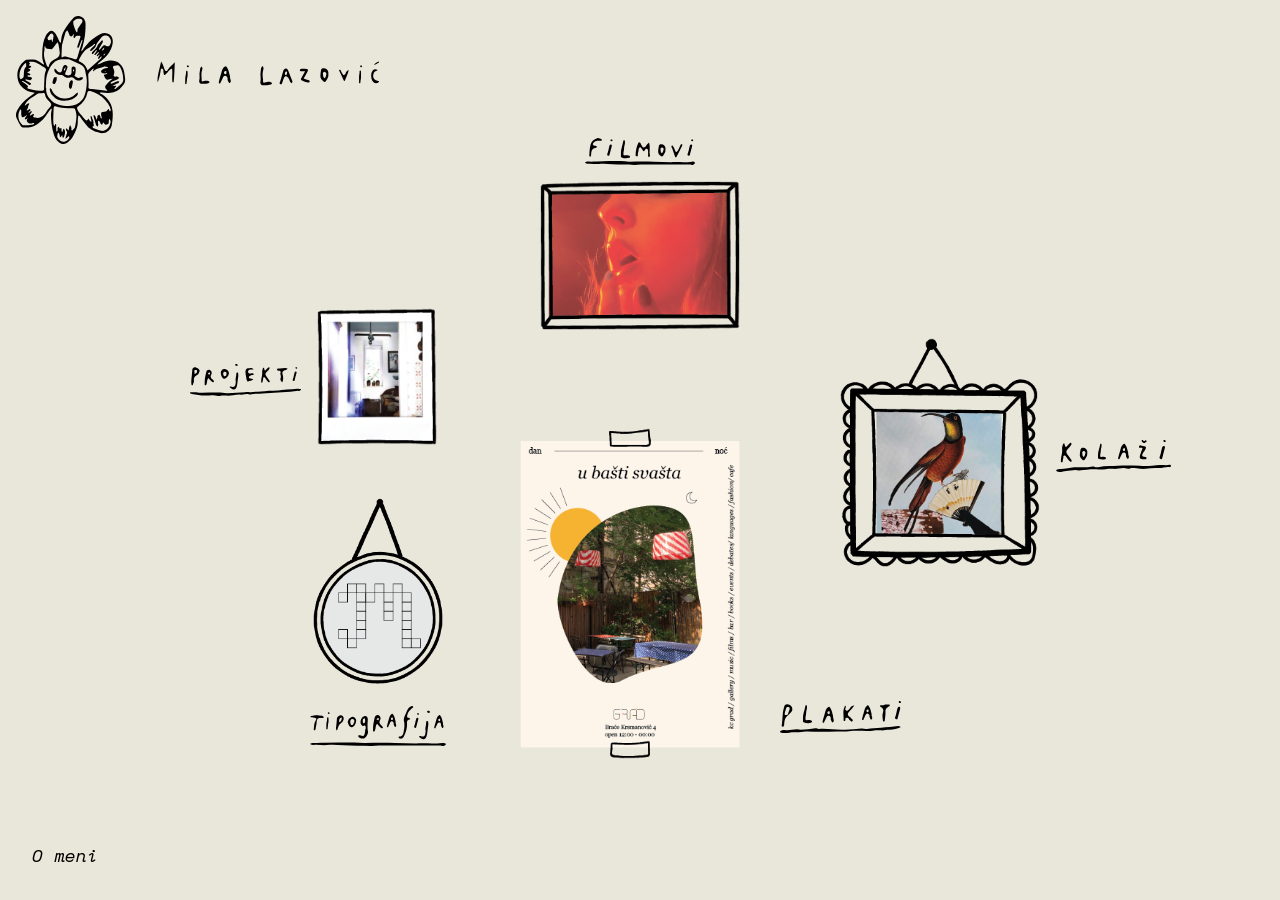
<file: index.html>
<!DOCTYPE html>
<html lang="en">
  <head>
    <meta charset="UTF-8" />
    <meta name="viewport" content="width=device-width, initial-scale=1.0" />
    <link rel="stylesheet" href="./styles/layout.css" />
    <link rel="stylesheet" href="./styles/styles.css" />
    <title>mila lazović</title>
  </head>
  <body>
    <header><img class="logo-image" src="./images/SVG/logo.svg" /></header>
    <main>
      <div class="container">
        <div class="circle-container">
          <div class="projects-container">
            <img src="./images/projects_text.svg" alt="" class="text" />
            <a href="./pages/projects.html">
              <img src="./images/projects.png" class="projects-img" />
            </a>
          </div>
        </div>
        <div class="circle-container">
          <div class="films-container">
            <img src="./images/films_text.svg" alt="" class="text" />
            <a href="./pages/films.html">
              <img src="./images/films.png" class="films-img" />
            </a>
          </div>
        </div>
        <div class="circle-container">
          <div class="collages-container">
            <a href="./pages/collages.html">
              <img src="./images/collages.png" class="collages-img" />
            </a>
            <img src="./images/collages_text.svg" alt="" class="text" />
          </div>
        </div>
        <div class="circle-container">
          <div class="typographs-container">
            <a href="./pages/typographs.html">
              <img src="./images/typographs.png" class="typographs-img" />
            </a>
            <img src="./images/typo_text.svg" alt="" class="text" />
          </div>
        </div>
        <div class="circle-container">
          <div class="posters-container">
            <a href="./pages/posters.html">
              <img src="./images/posters.png" class="posters-img" />
            </a>
            <img src="./images/posters_text.svg" alt="" class="text" />
          </div>
        </div>
      </div>
    </main>
    <footer>
      <a href="./pages/about.html" class="about-link">O meni</a>
    </footer>
  </body>
</html>
</file>
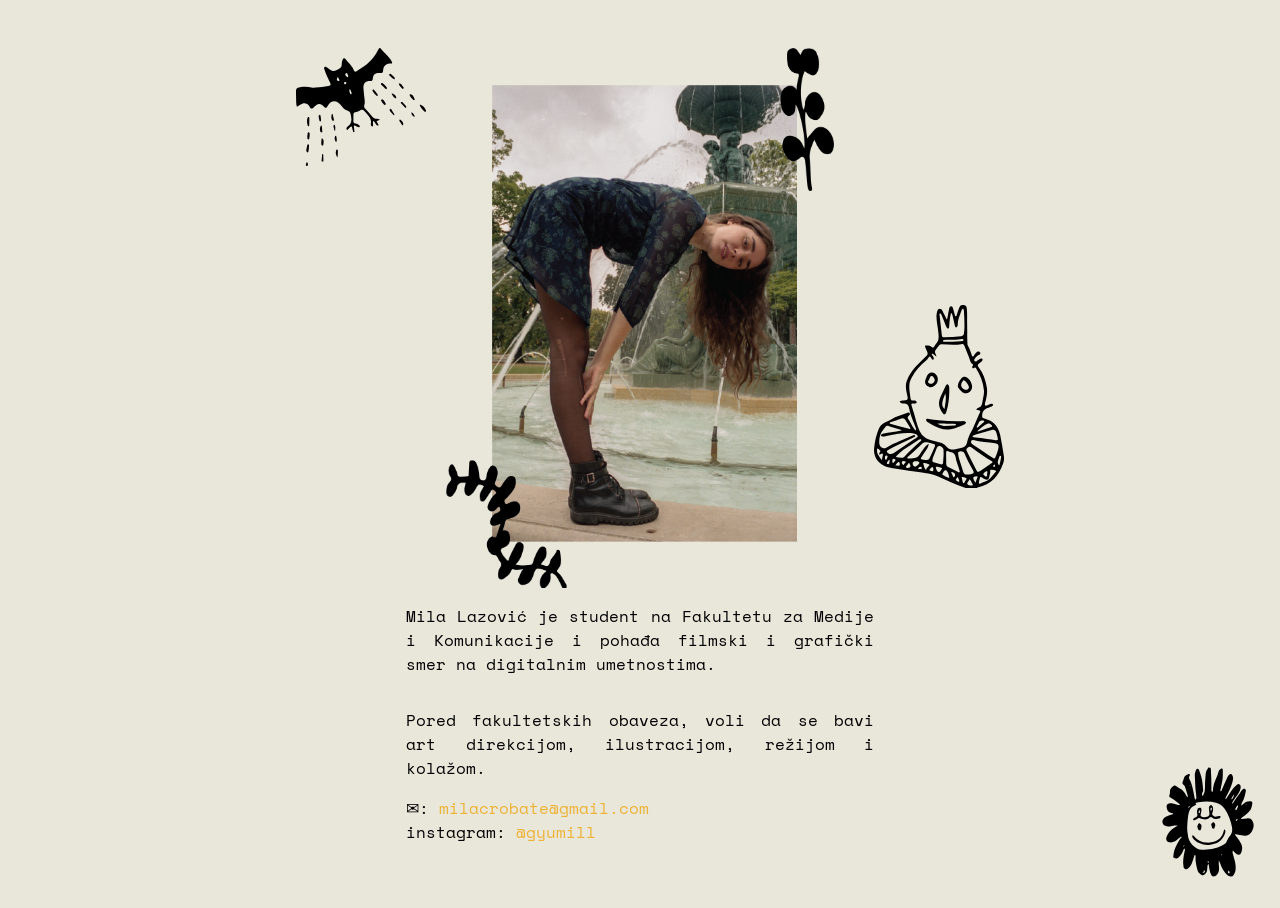
<file: pages/about.html>
<!DOCTYPE html>
<html lang="en">
  <head>
    <meta charset="UTF-8" />
    <meta name="viewport" content="width=device-width, initial-scale=1.0" />
    <link rel="stylesheet" href="../styles/layout.css" />
    <link rel="stylesheet" href="../styles/about.css" />
    <title>o meni</title>
  </head>
  <body>
    <main>
      <div class="about-me-container">
        <img id="bat" src="../images/bat.svg" alt="" />
        <img src="../images/about-me.png" class="about-me" />
        <img id="henry" src="../images/henry.svg" alt="" />
      </div>

      <p>
        Mila Lazović je student na Fakultetu za Medije i Komunikacije i pohađa
        filmski i grafički smer na digitalnim umetnostima.
      </p>
      <p>
        Pored fakultetskih obaveza, voli da se bavi art direkcijom,
        ilustracijom, režijom i kolažom.
      </p>
      <div class="socials">
        <p>
          ✉: <a href="mailto:milacrobate@gmail.com">milacrobate@gmail.com</a>
        </p>
        <p>
          instagram:
          <a href="https://www.instagram.com/gyumill/" target="_blank"
            >@gyumill</a
          >
        </p>
      </div>
    </main>
    <footer>
      <div></div>
      <a href="../index.html">
        <img class="home-flower" src="../images/SVG/home_flower.svg" />
      </a>
    </footer>
  </body>
</html>
</file>
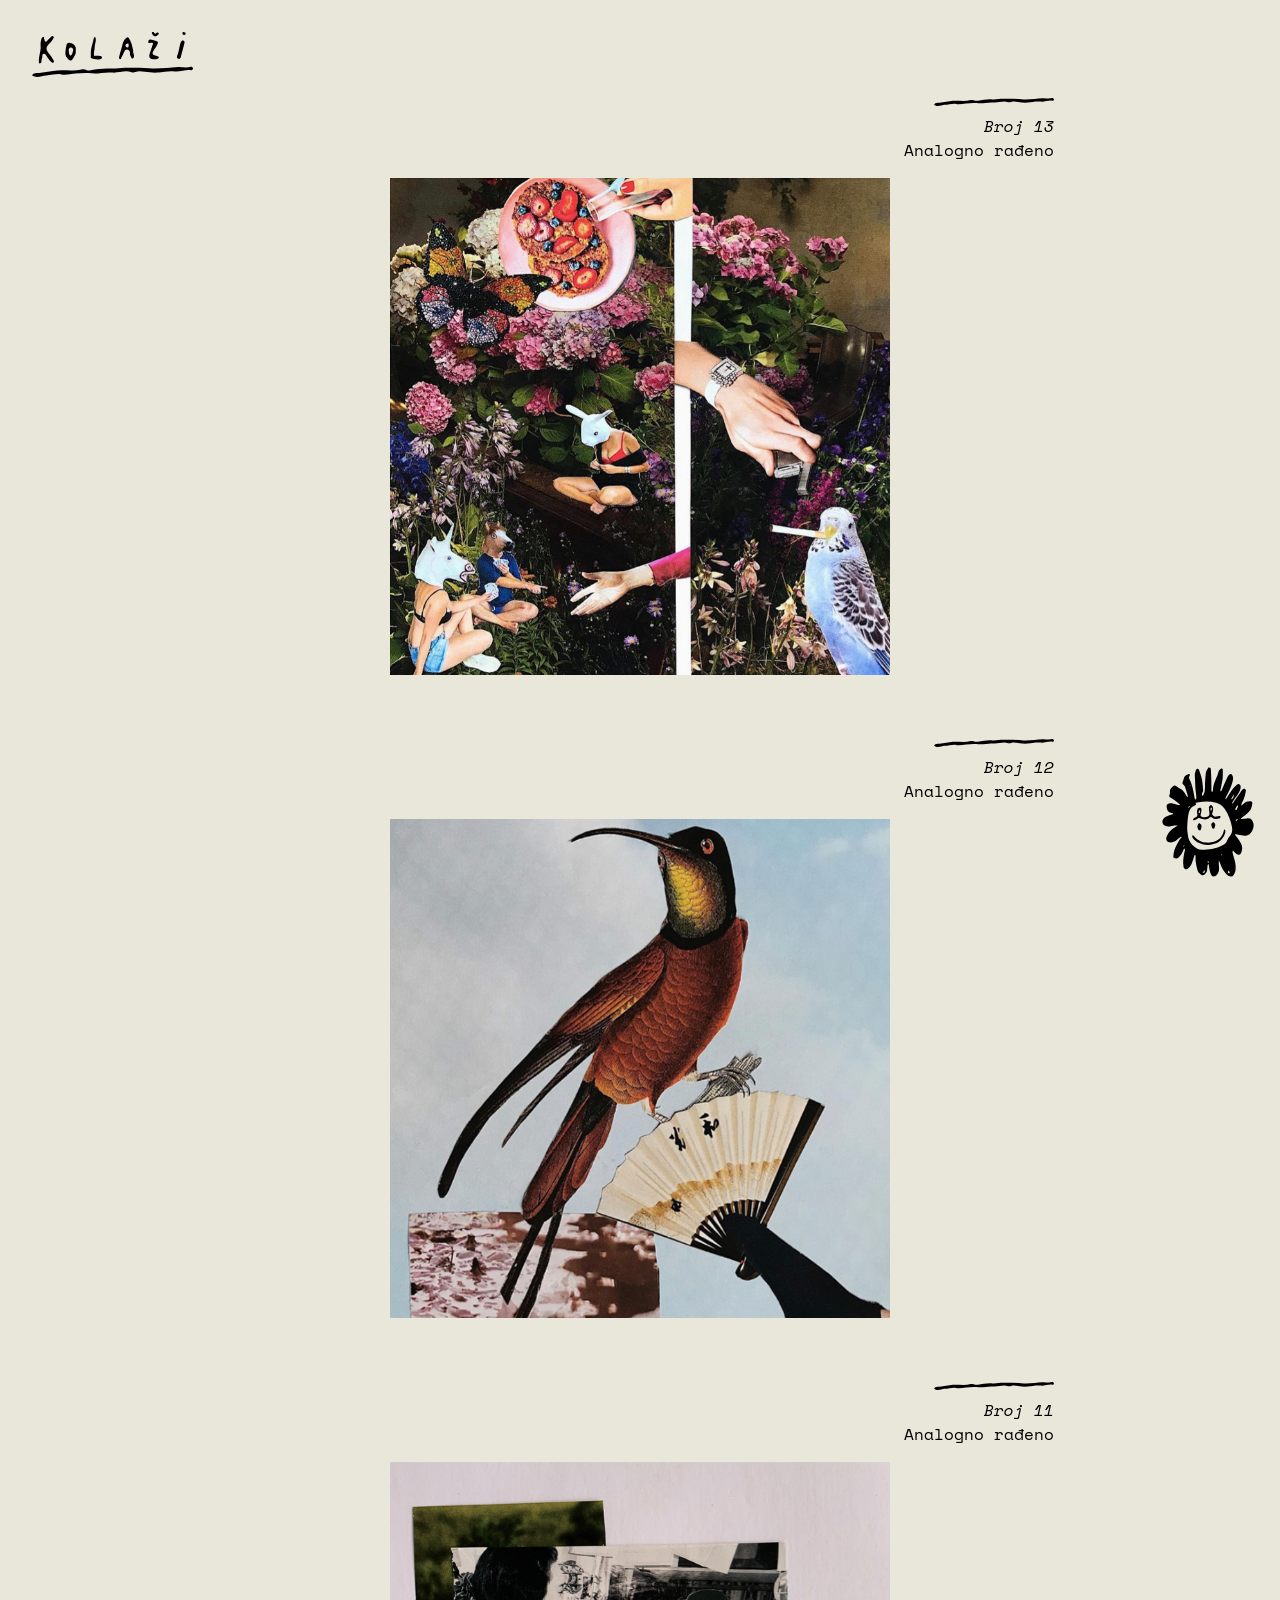
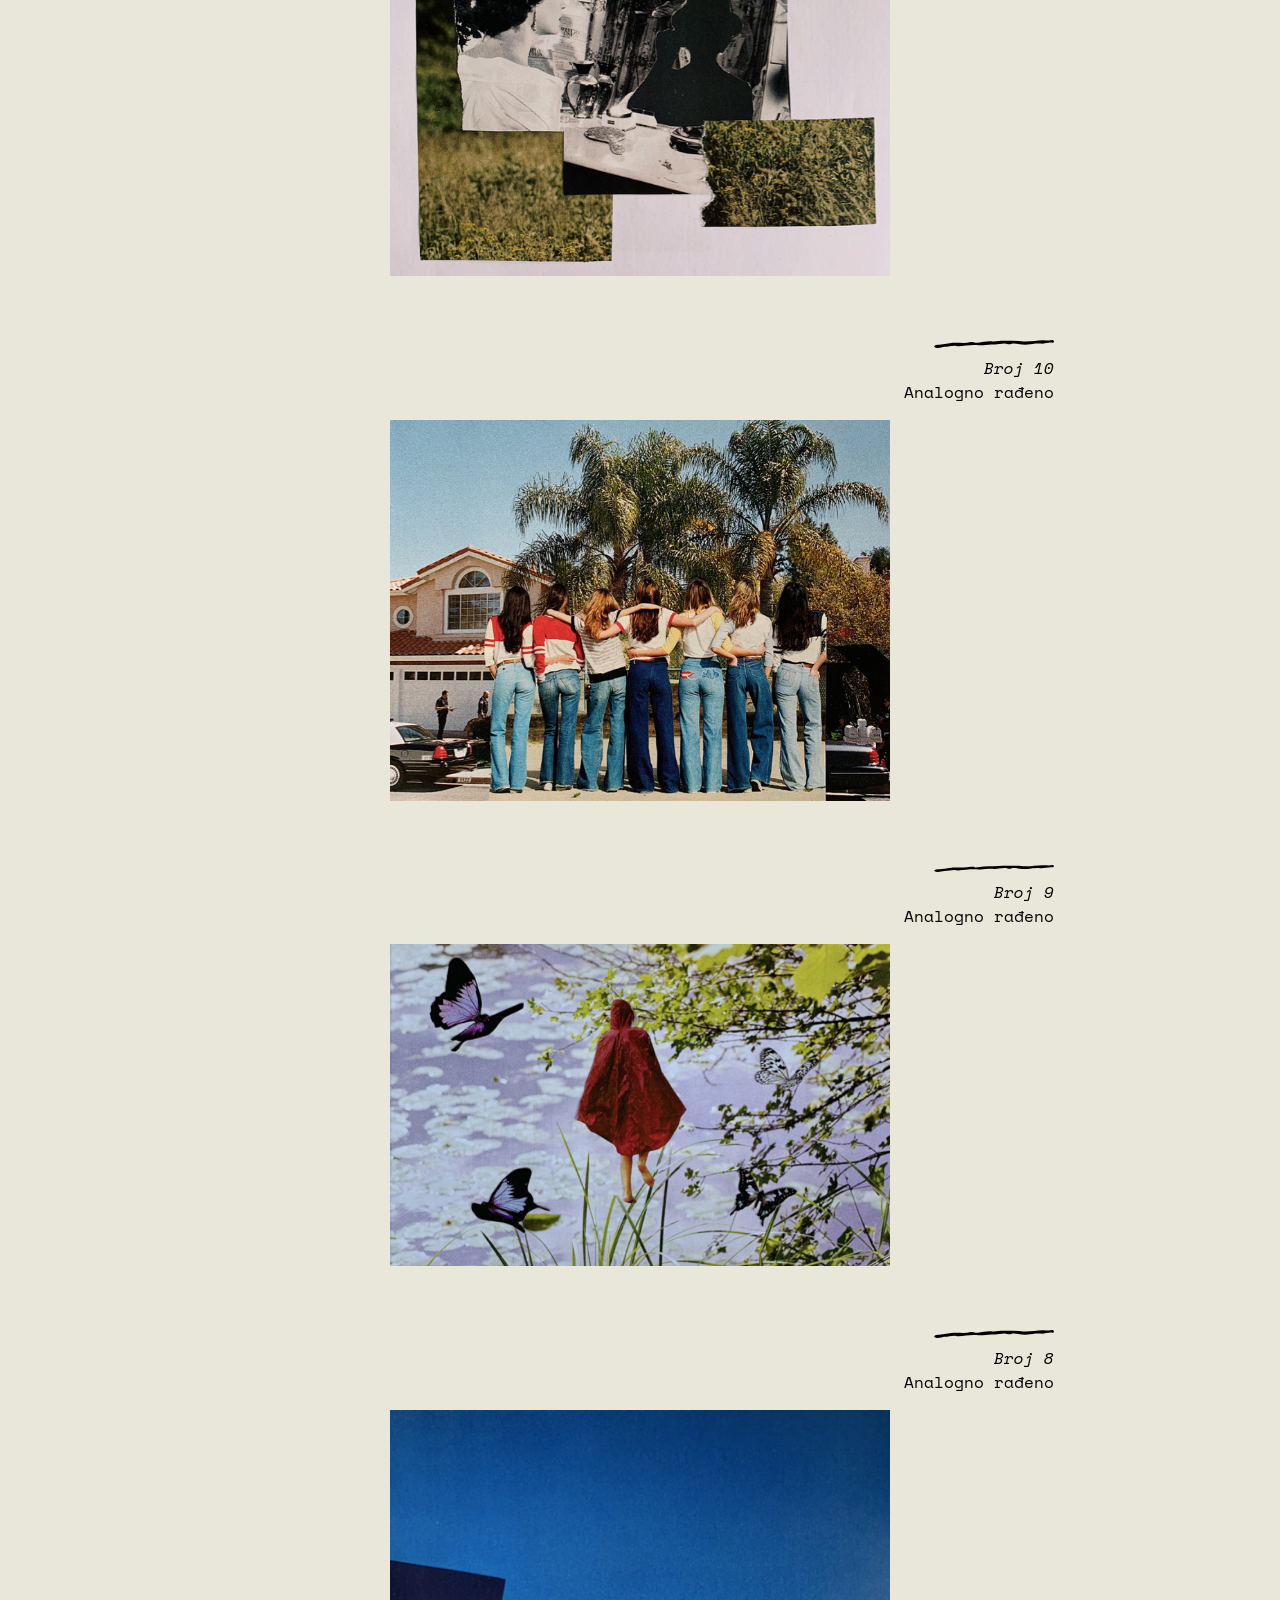
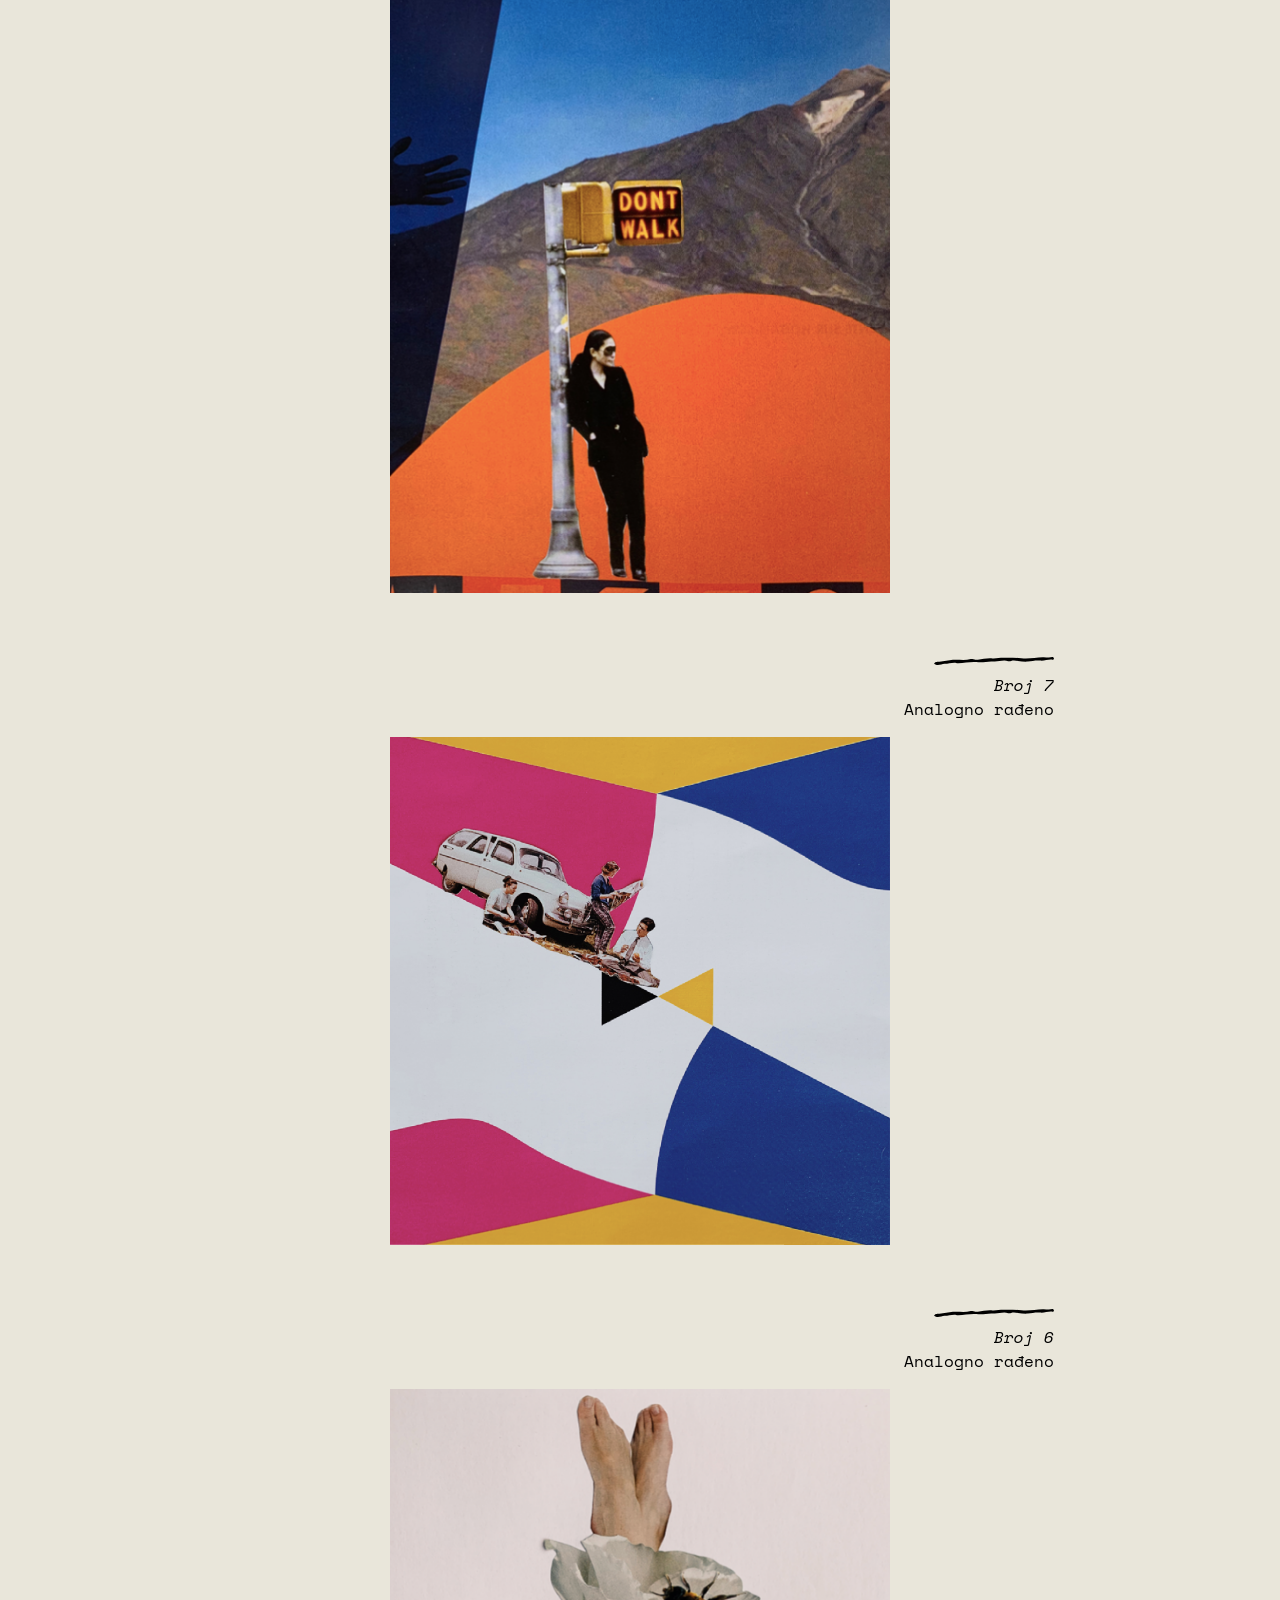
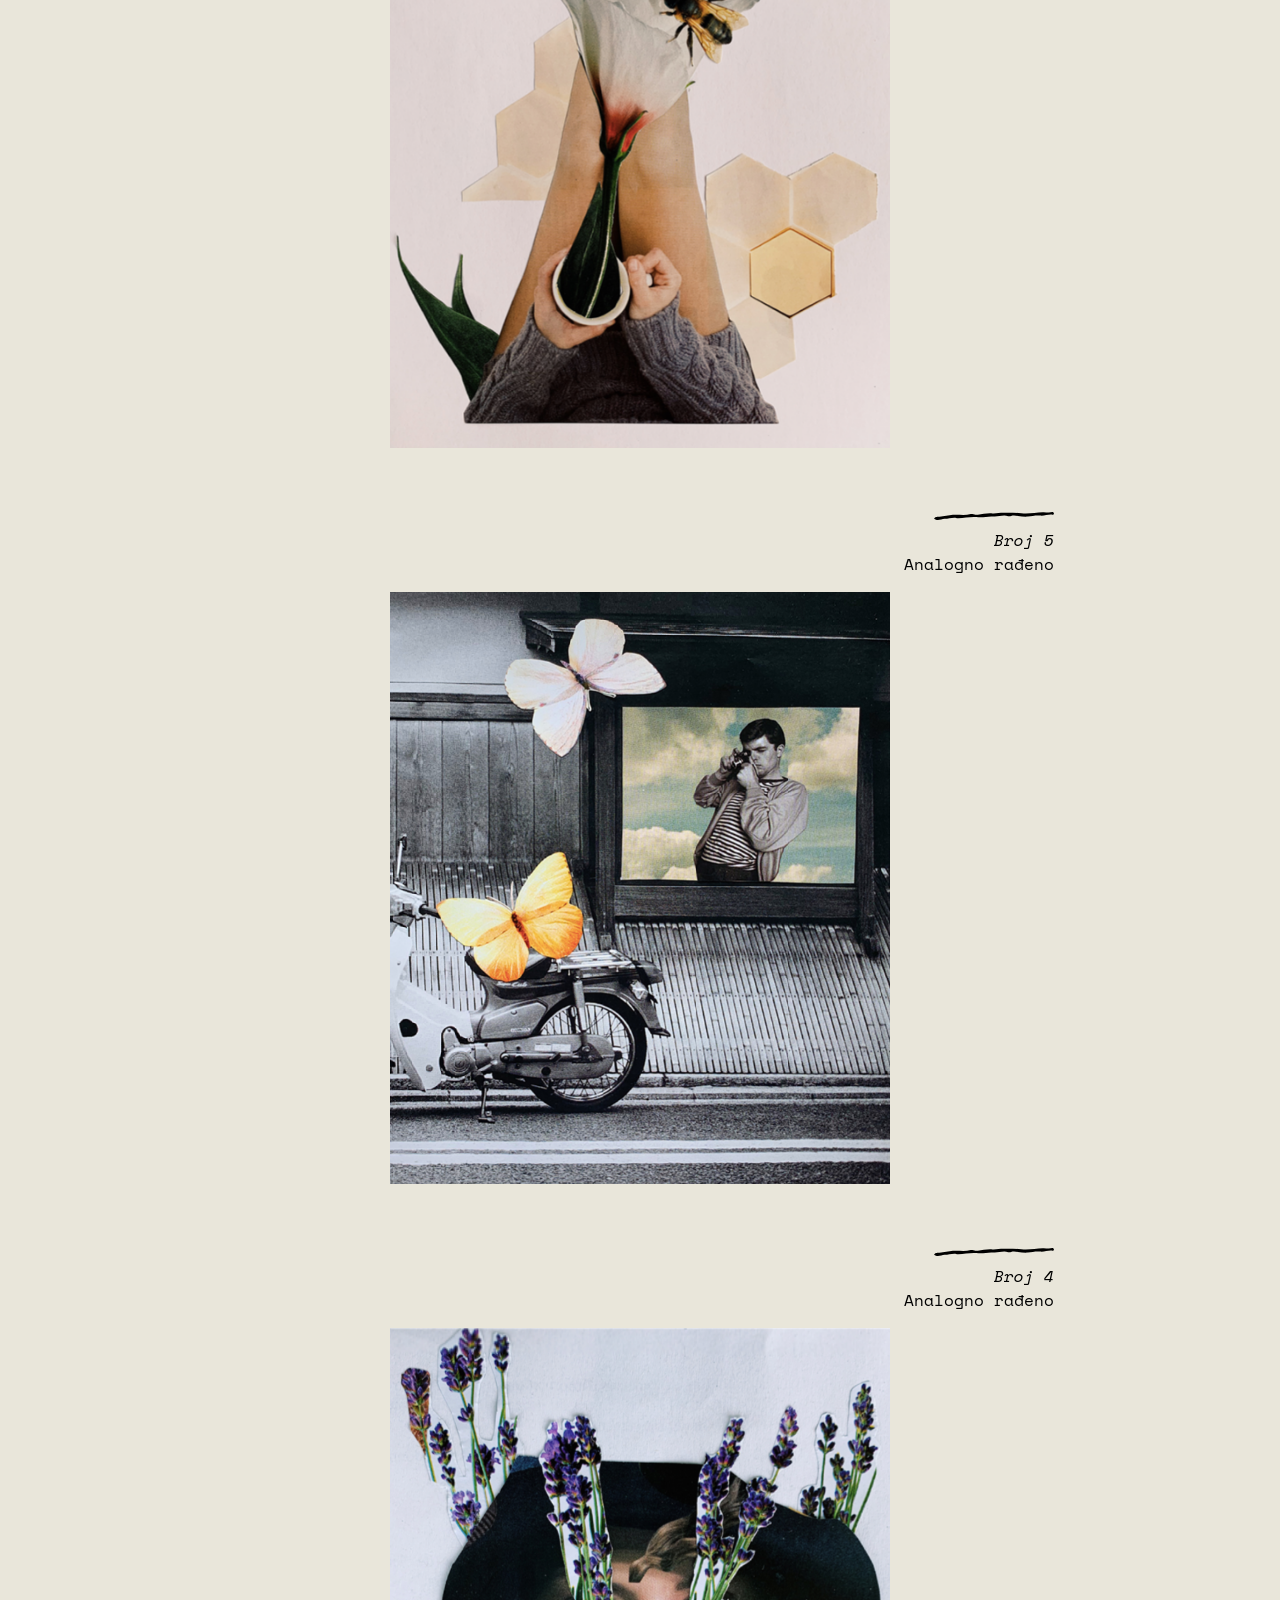
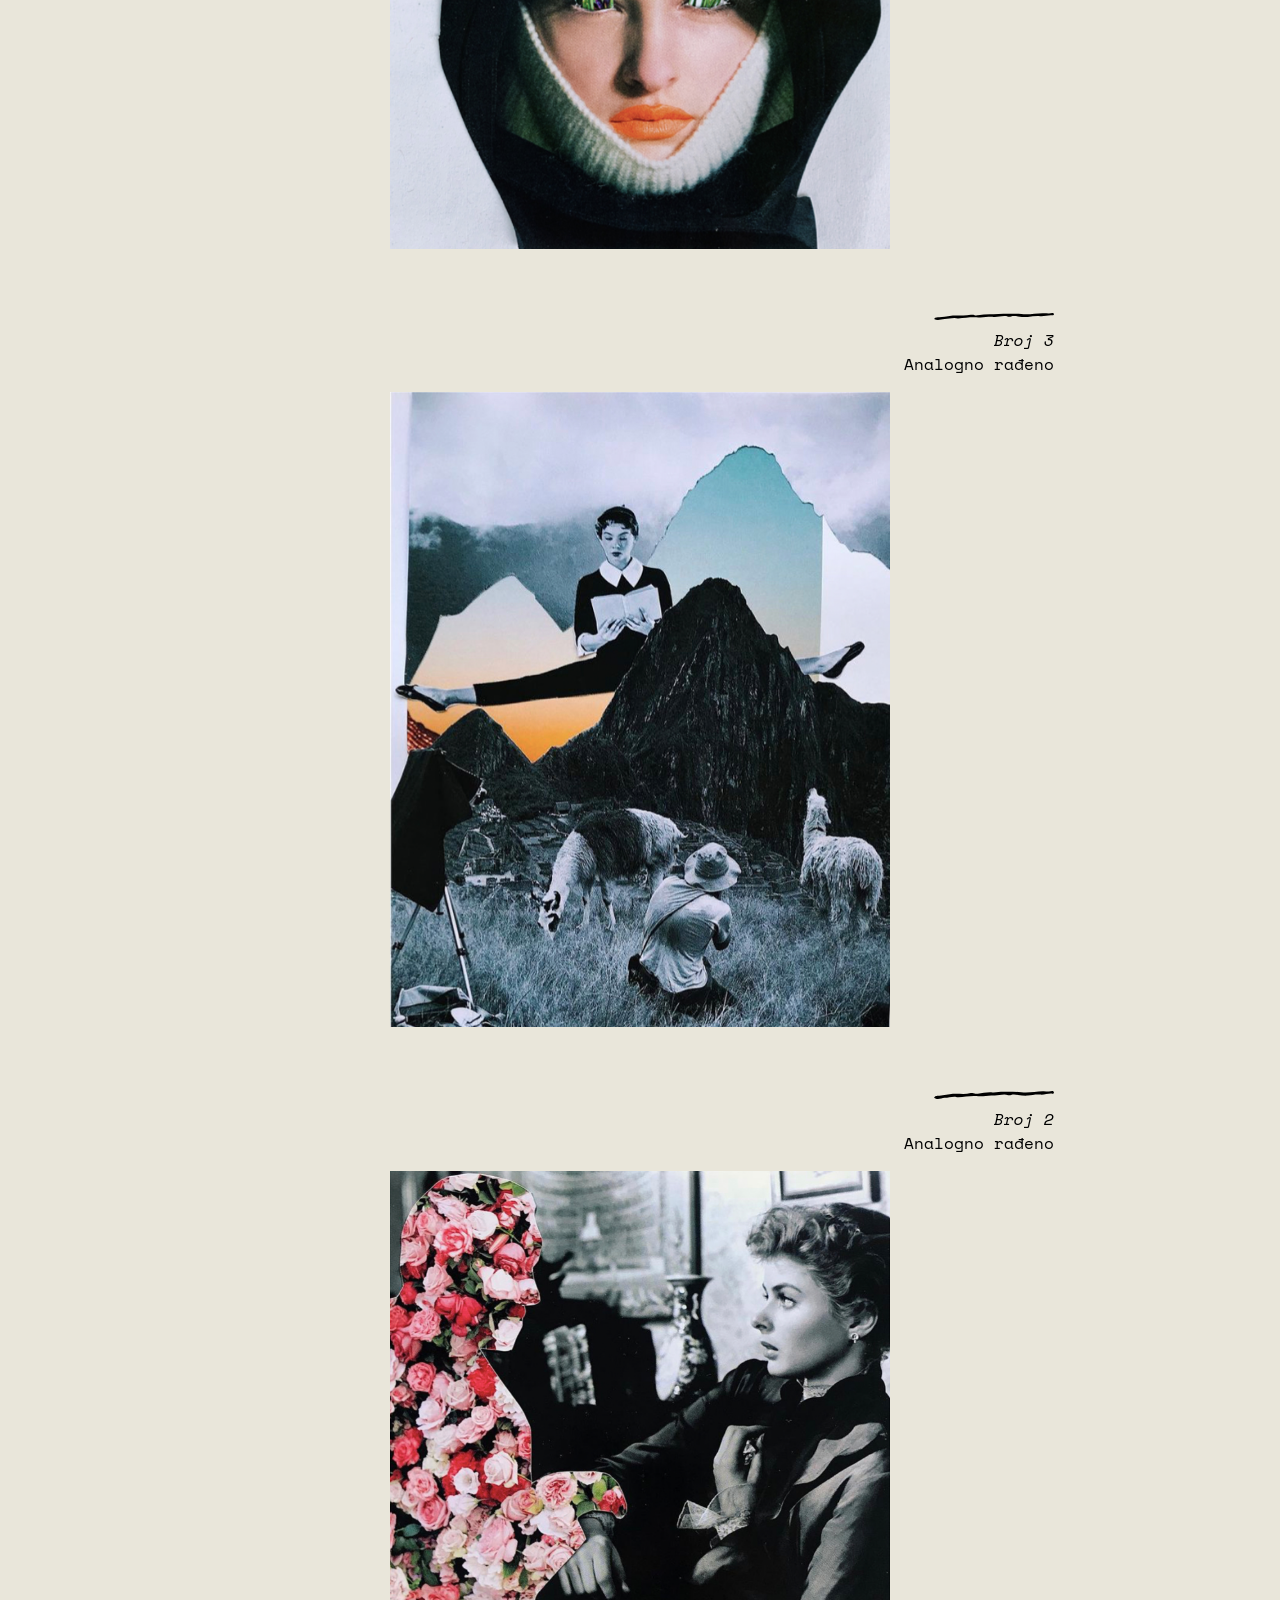
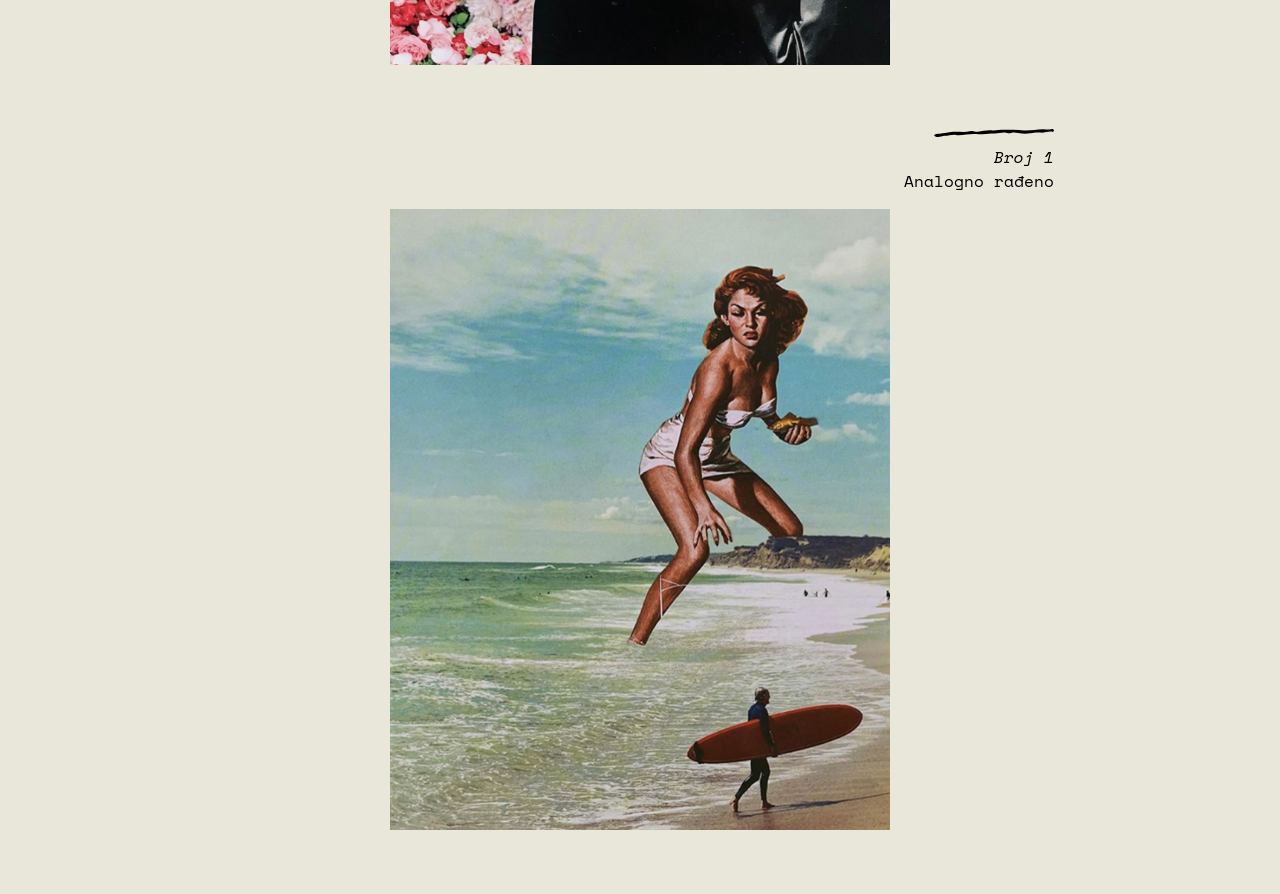
<file: pages/collages.html>
<!DOCTYPE html>
<html lang="en">
  <head>
    <meta charset="UTF-8" />
    <meta name="viewport" content="width=device-width, initial-scale=1.0" />
    <link rel="stylesheet" href="../styles/layout.css" />
    <link rel="stylesheet" href="../styles/collages.css" />
    <title>mila lazović</title>
  </head>
  <body>
    <header>
      <img src="../images/collages_text.svg" alt="" />
    </header>
    <main>
      <section>
        <div class="collages-header">
          <img src="../images/line.svg" alt="" class="line" />
          <p class="collages-title">Broj 13</p>
          <p>Analogno rađeno</p>
        </div>
        <div class="collages">
          <img src="../images/collages/kolaz1.png" />
        </div>
      </section>

      <section>
        <div class="collages-header">
          <img src="../images/line.svg" alt="" class="line" />
          <p class="collages-title">Broj 12</p>
          <p>Analogno rađeno</p>
        </div>
        <div class="collages">
          <img src="../images/collages/kolaz12.png" />
        </div>
      </section>

      <section>
        <div class="collages-header">
          <img src="../images/line.svg" alt="" class="line" />
          <p class="collages-title">Broj 11</p>
          <p>Analogno rađeno</p>
        </div>
        <div class="collages">
          <img src="../images/collages/kolaz11.png" />
        </div>
      </section>

      <section>
        <div class="collages-header">
          <img src="../images/line.svg" alt="" class="line" />
          <p class="collages-title">Broj 10</p>
          <p>Analogno rađeno</p>
        </div>
        <div class="collages">
          <img src="../images/collages/kolaz10.png" />
        </div>
      </section>

      <section>
        <div class="collages-header">
          <img src="../images/line.svg" alt="" class="line" />
          <p class="collages-title">Broj 9</p>
          <p>Analogno rađeno</p>
        </div>
        <div class="collages">
          <img src="../images/collages/kolaz9.png" />
        </div>
      </section>

      <section>
        <div class="collages-header">
          <img src="../images/line.svg" alt="" class="line" />
          <p class="collages-title">Broj 8</p>
          <p>Analogno rađeno</p>
        </div>
        <div class="collages">
          <img src="../images/collages/kolaz8.png" />
        </div>
      </section>

      <section>
        <div class="collages-header">
          <img src="../images/line.svg" alt="" class="line" />
          <p class="collages-title">Broj 7</p>
          <p>Analogno rađeno</p>
        </div>
        <div class="collages">
          <img src="../images/collages/kolaz7.png" />
        </div>
      </section>

      <section>
        <div class="collages-header">
          <img src="../images/line.svg" alt="" class="line" />
          <p class="collages-title">Broj 6</p>
          <p>Analogno rađeno</p>
        </div>
        <div class="collages">
          <img src="../images/collages/kolaz6.png" />
        </div>
      </section>

      <section>
        <div class="collages-header">
          <img src="../images/line.svg" alt="" class="line" />
          <p class="collages-title">Broj 5</p>
          <p>Analogno rađeno</p>
        </div>
        <div class="collages">
          <img src="../images/collages/kolaz5.png" />
        </div>
      </section>

      <section>
        <div class="collages-header">
          <img src="../images/line.svg" alt="" class="line" />
          <p class="collages-title">Broj 4</p>
          <p>Analogno rađeno</p>
        </div>
        <div class="collages">
          <img src="../images/collages/kolaz4.png" />
        </div>
      </section>

      <section>
        <div class="collages-header">
          <img src="../images/line.svg" alt="" class="line" />
          <p class="collages-title">Broj 3</p>
          <p>Analogno rađeno</p>
        </div>
        <div class="collages">
          <img src="../images/collages/kolaz3.png" />
        </div>
      </section>

      <section>
        <div class="collages-header">
          <img src="../images/line.svg" alt="" class="line" />
          <p class="collages-title">Broj 2</p>
          <p>Analogno rađeno</p>
        </div>
        <div class="collages">
          <img src="../images/collages/kolaz2.png" />
        </div>
      </section>
      <section>
        <div class="collages-header">
          <img src="../images/line.svg" alt="" class="line" />
          <p class="collages-title">Broj 1</p>
          <p>Analogno rađeno</p>
        </div>
        <div class="collages">
          <img src="../images/collages/kolaz13.png" />
        </div>
      </section>
    </main>

    <footer>
      <a href="../index.html">
        <img class="home-flower" src="../images/SVG/home_flower.svg" />
      </a>
    </footer>
  </body>
</html>
</file>
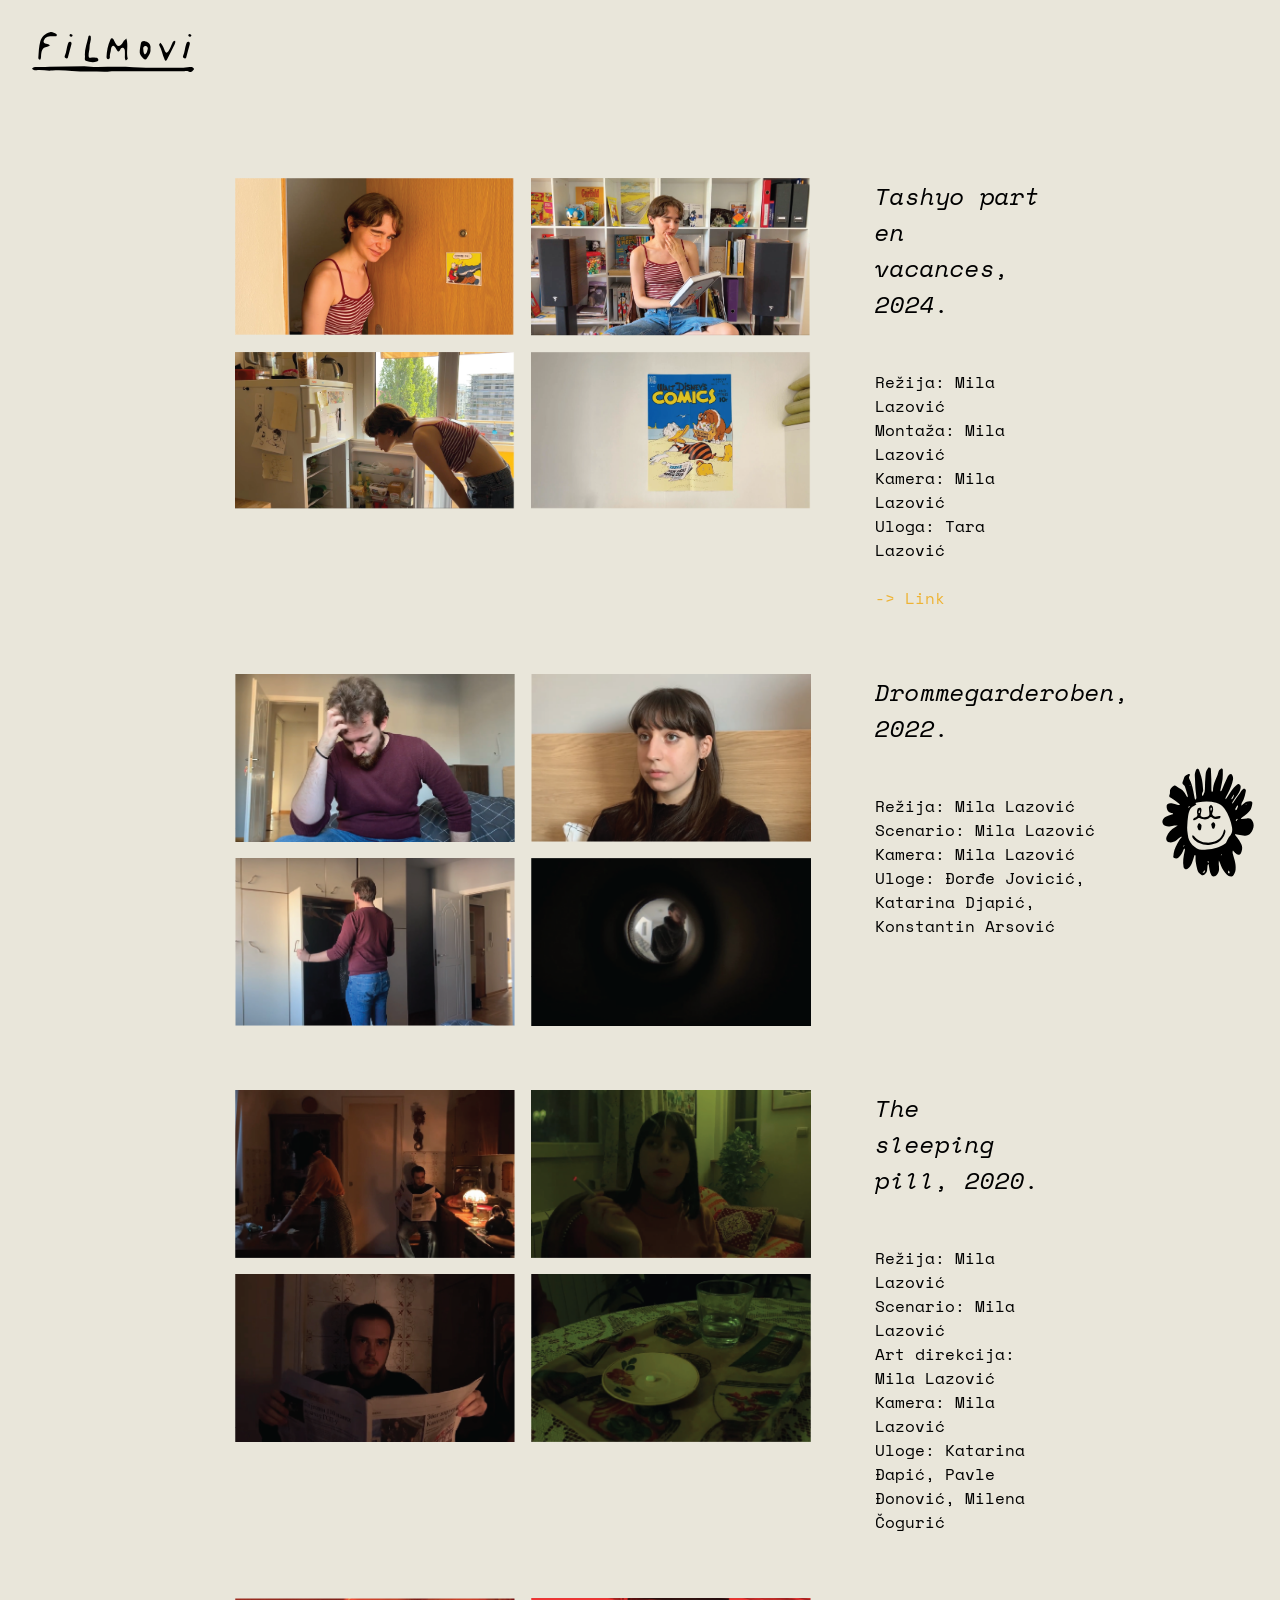
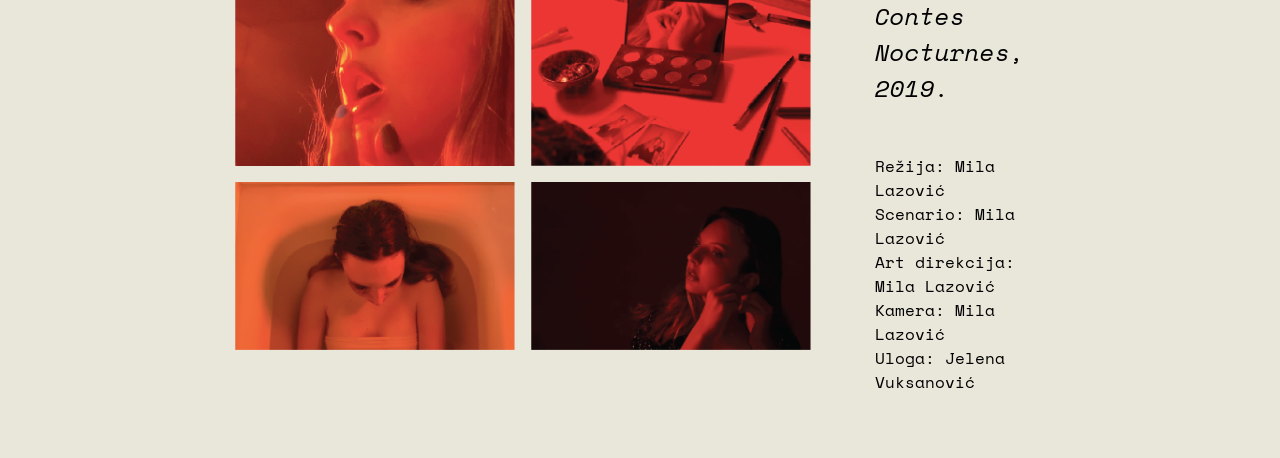
<file: pages/films.html>
<!DOCTYPE html>
<html lang="en">
  <head>
    <meta charset="UTF-8" />
    <meta name="viewport" content="width=device-width, initial-scale=1.0" />
    <link rel="stylesheet" href="../styles/layout.css" />
    <link rel="stylesheet" href="../styles/films.css" />
    <title>mila lazović</title>
  </head>
  <body>
    <header>
      <img src="../images/films_text.svg" alt="" />
    </header>
    <main>
      <div class="movie">
        <div class="movie-shots">
          <div class="row">
            <img src="../images/films/tara-1.svg" />
            <img src="../images/films/tara-2.svg" />
          </div>
          <div class="row">
            <img src="../images/films/tara-3.svg" />
            <img src="../images/films/tara-4.svg" />
          </div>
        </div>

        <section class="details">
          <h2 class="film-title">Tashyo part en vacances, 2024.</h2>
          <p>Režija: Mila Lazović</p>
          <p>Montaža: Mila Lazović</p>
          <p>Kamera: Mila Lazović</p>
          <p>Uloga: Tara Lazović</p>
          <p>
            <br />
            <a
              href="https://www.youtube.com/watch?v=GtGEPZ4mMLE"
              target="_blank"
              >-> Link</a
            >
          </p>
        </section>
      </div>
      <div class="movie">
        <div class="movie-shots">
          <div class="row">
            <img src="../images/films/film31.png" />
            <img src="../images/films/film32.png" />
          </div>
          <div class="row">
            <img src="../images/films/film33.png" />
            <img src="../images/films/film34.png" />
          </div>
        </div>
        <section class="details">
          <h2 class="film-title">Drommegarderoben, 2022.</h2>
          <p>Režija: Mila Lazović</p>
          <p>Scenario: Mila Lazović</p>
          <p>Kamera: Mila Lazović</p>
          <p>Uloge: Đorđe Jovicić, Katarina Djapić, Konstantin Arsović</p>
        </section>
      </div>
      <div class="movie">
        <div class="movie-shots">
          <div class="row">
            <img src="../images/films/film21.png" />
            <img src="../images/films/film22.png" />
          </div>
          <div class="row">
            <img src="../images/films/film23.png" />
            <img src="../images/films/film24.png" />
          </div>
        </div>
        <section class="details">
          <h2 class="film-title">The sleeping pill, 2020.</h2>
          <p>Režija: Mila Lazović</p>
          <p>Scenario: Mila Lazović</p>
          <p>Art direkcija: Mila Lazović</p>
          <p>Kamera: Mila Lazović</p>
          <p>Uloge: Katarina Đapić, Pavle Đonović, Milena Čogurić</p>
        </section>
      </div>
      <div class="movie">
        <div class="movie-shots">
          <div class="row">
            <img src="../images/films/film11.png" />
            <img src="../images/films/film12.png" />
          </div>
          <div class="row">
            <img src="../images/films/film13.png" />
            <img src="../images/films/film14.png" />
          </div>
        </div>
        <section class="details">
          <h2 class="film-title">Contes Nocturnes, 2019.</h2>
          <p>Režija: Mila Lazović</p>
          <p>Scenario: Mila Lazović</p>
          <p>Art direkcija: Mila Lazović</p>
          <p>Kamera: Mila Lazović</p>
          <p>Uloga: Jelena Vuksanović</p>
        </section>
      </div>
    </main>
    <footer>
      <a href="../index.html">
        <img class="home-flower" src="../images/SVG/home_flower.svg" />
      </a>
    </footer>
  </body>
</html>
</file>
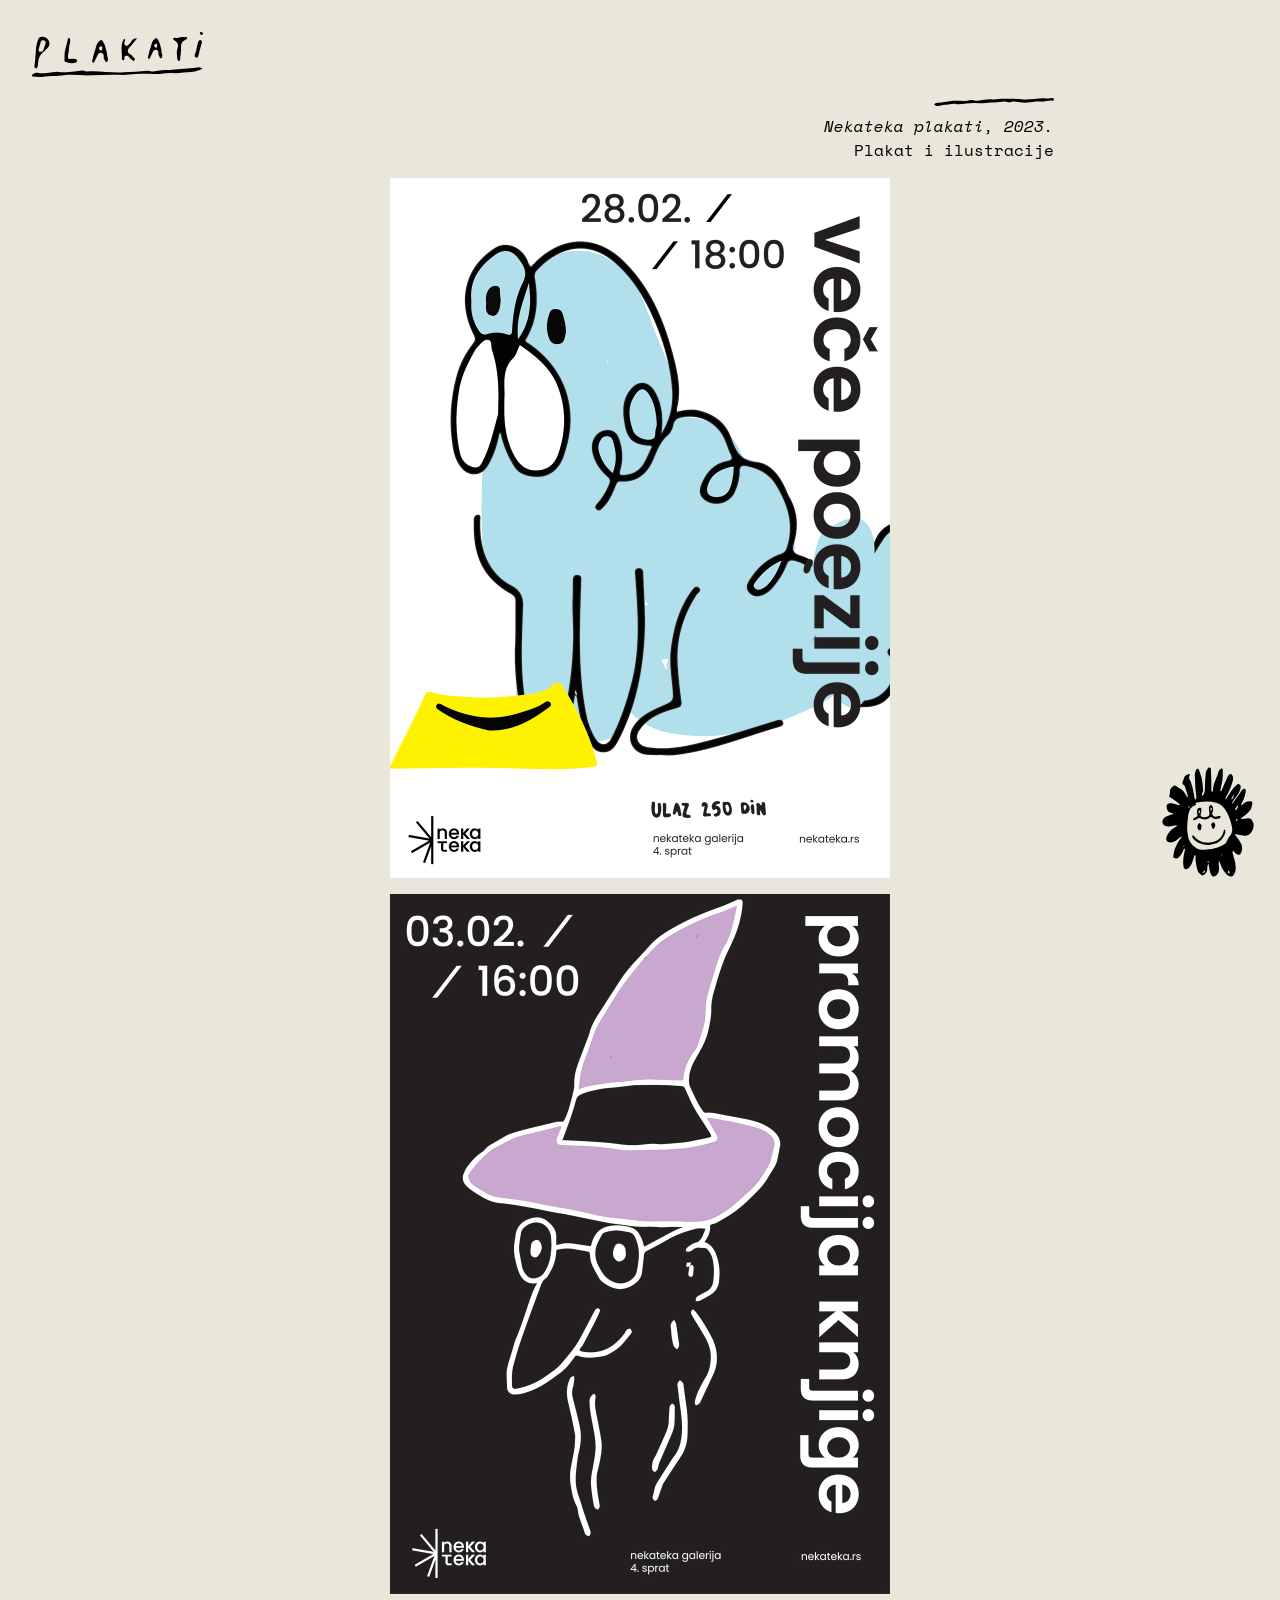
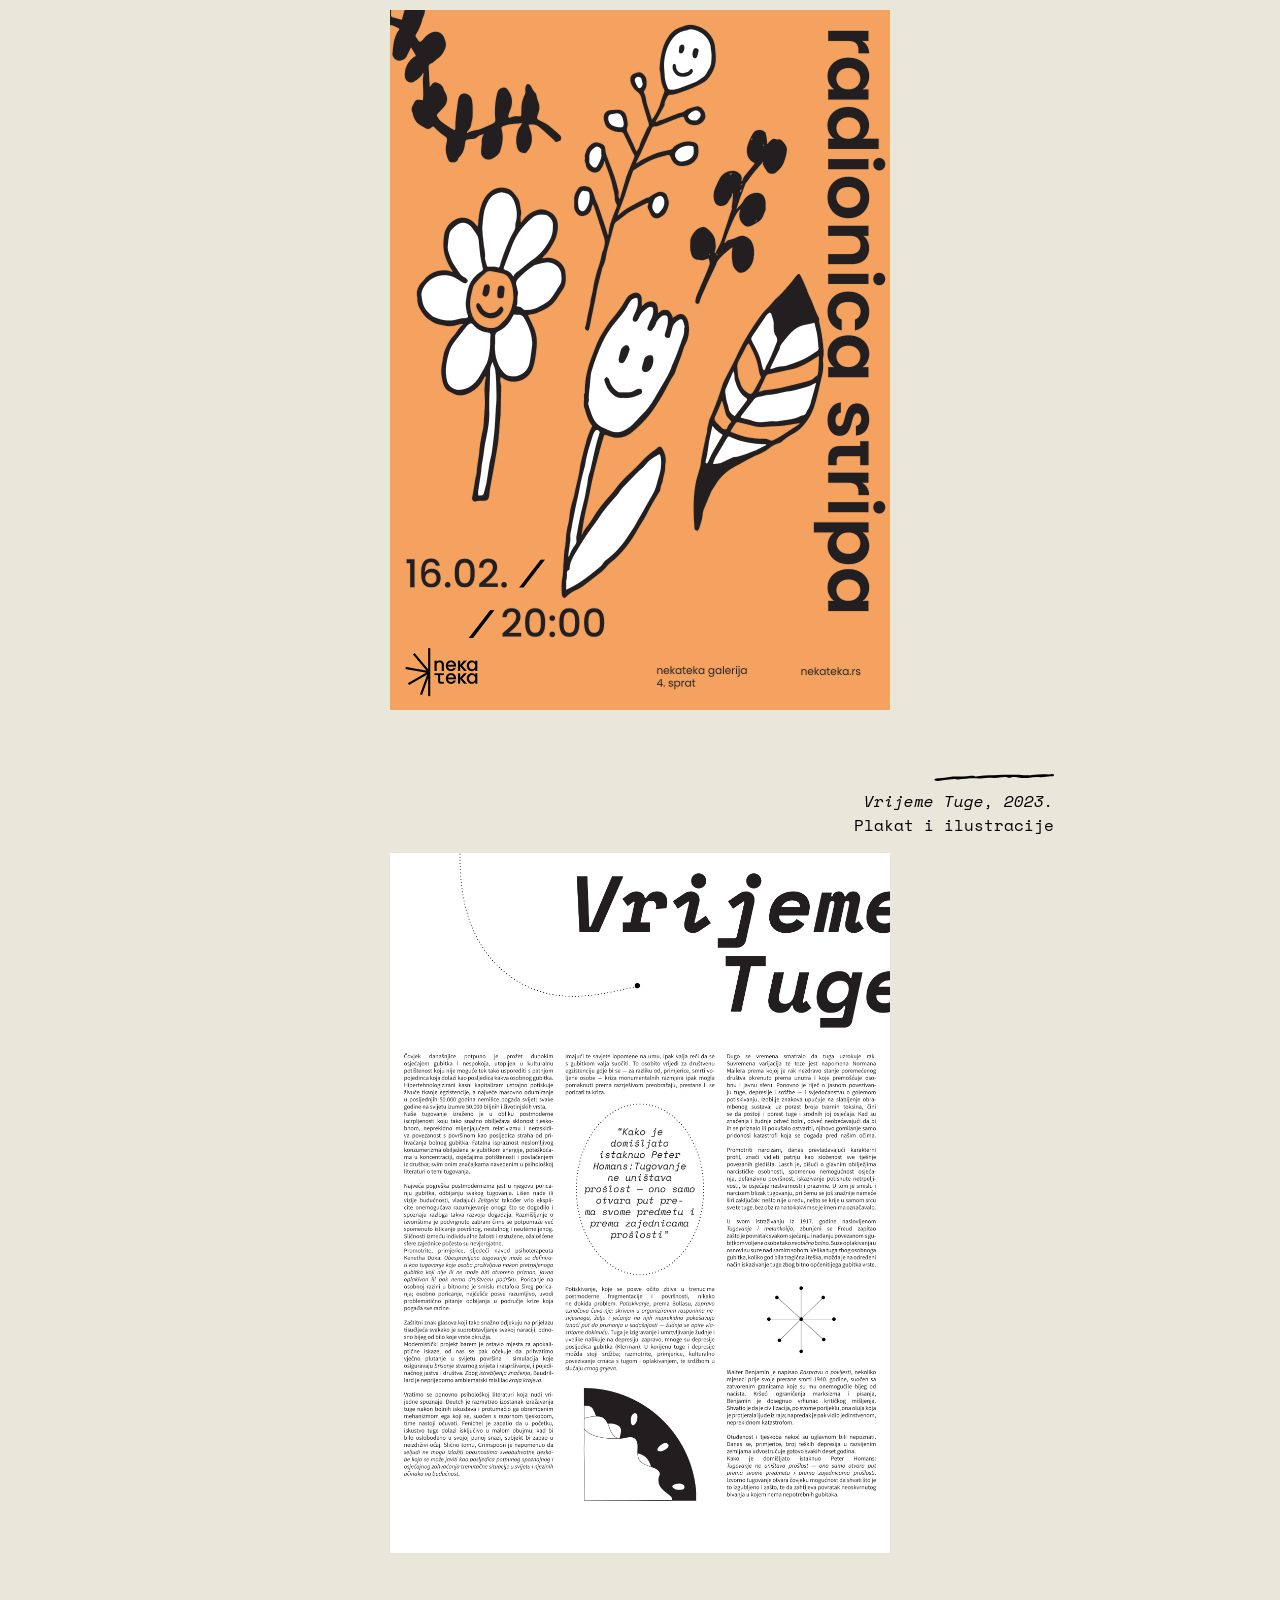
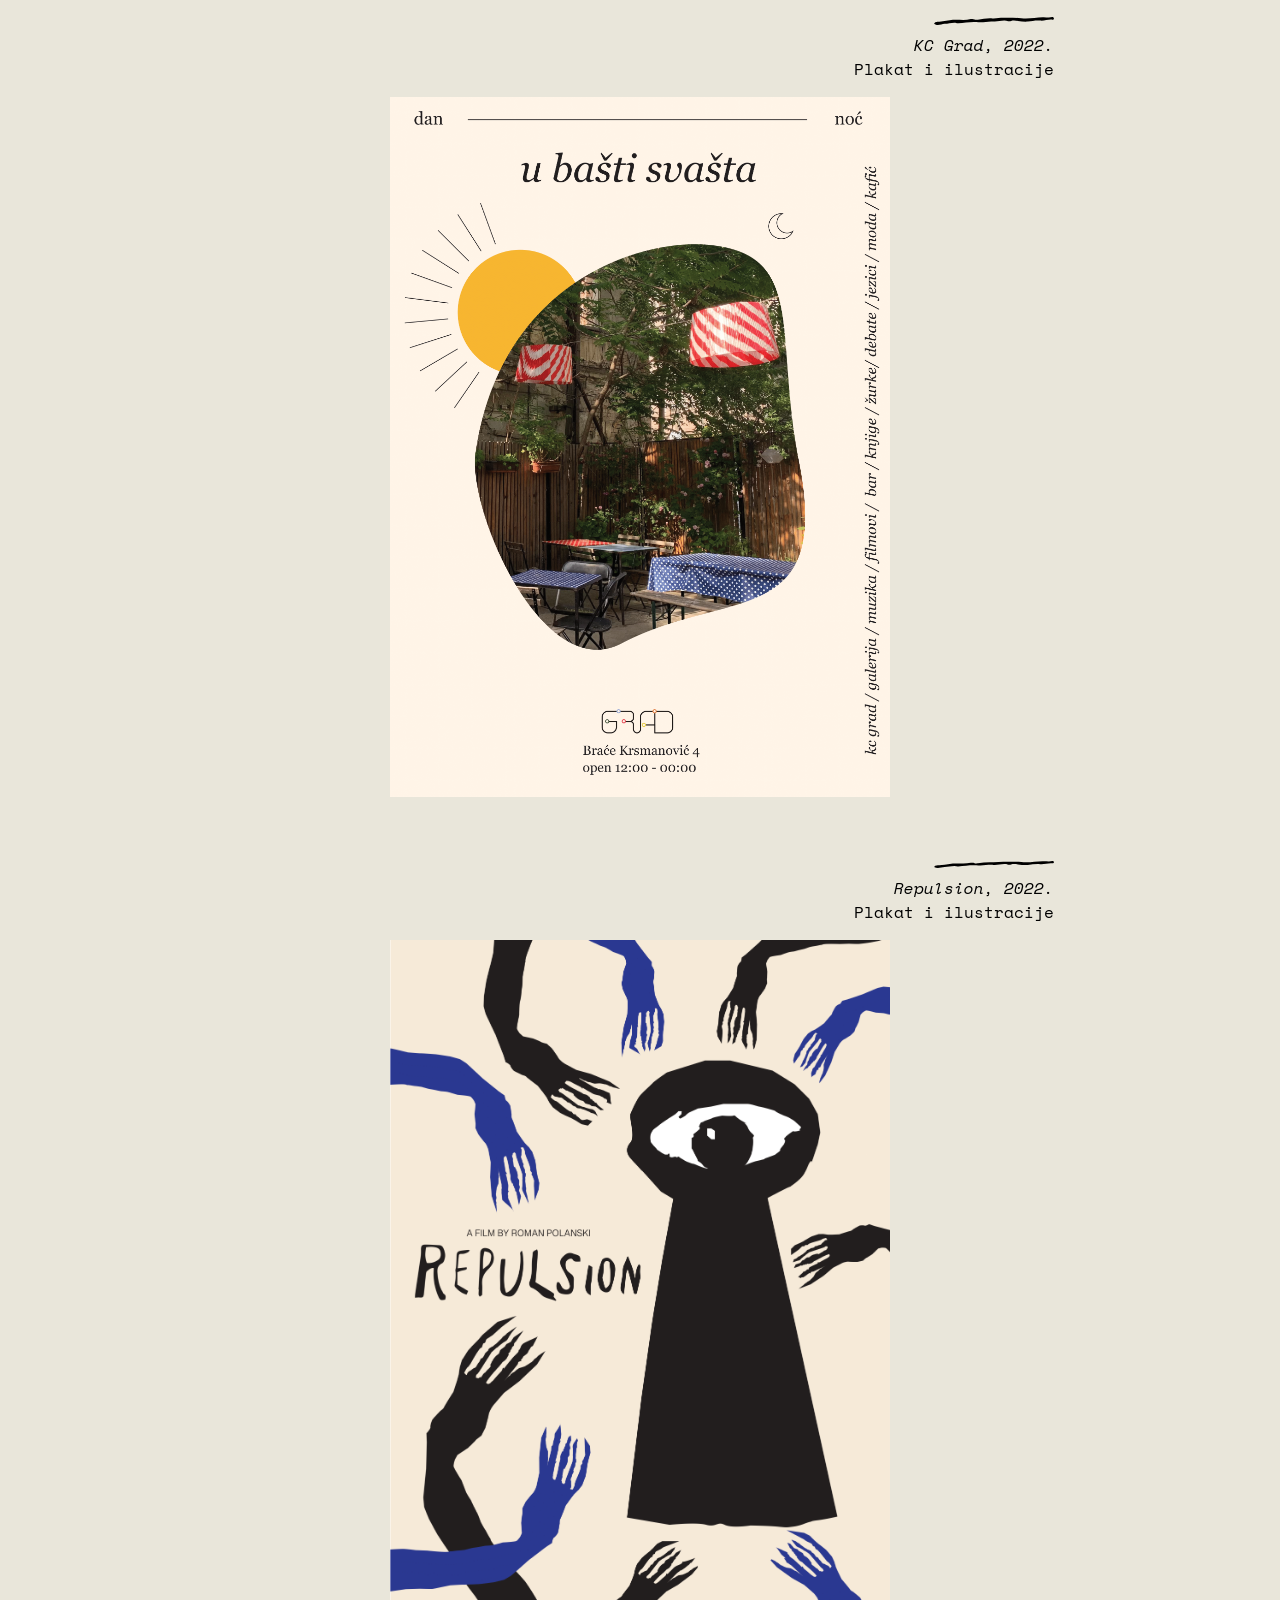
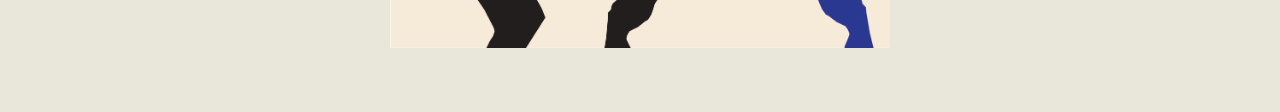
<file: pages/posters.html>
<!DOCTYPE html>
<html lang="en">
  <head>
    <meta charset="UTF-8" />
    <meta name="viewport" content="width=device-width, initial-scale=1.0" />
    <link rel="stylesheet" href="../styles/layout.css" />
    <link rel="stylesheet" href="../styles/posters.css" />
    <title>mila lazović</title>
  </head>
  <body>
    <header>
      <img src="../images/posters_text.svg" alt="" />
    </header>
    <main>
      <section>
        <div class="poster-header">
          <img src="../images/line.svg" alt="" class="line" />
          <p class="poster-title">Nekateka plakati, 2023.</p>
          <p>Plakat i ilustracije</p>
        </div>
        <div class="poster">
          <img src="../images/nekateka/nekateka_plakat_2.jpg" />
          <img src="../images/nekateka/nekateka_plakat_3.jpg" />
          <img src="../images/nekateka/nekateka_plakat_1.jpg" />
        </div>
      </section>
      <section>
        <div class="poster-header">
          <img src="../images/line.svg" alt="" class="line" />
          <p class="poster-title">Vrijeme Tuge, 2023.</p>
          <p>Plakat i ilustracije</p>
        </div>
        <div class="poster">
          <img src="../images/posters/vrjemetuge.png" />
        </div>
      </section>
      <section>
        <div class="poster-header">
          <img src="../images/line.svg" alt="" class="line" />
          <p class="poster-title">KC Grad, 2022.</p>
          <p>Plakat i ilustracije</p>
        </div>
        <div class="poster">
          <img src="../images/posters/kcgrad.png" />
        </div>
      </section>
      <section>
        <div class="poster-header">
          <img src="../images/line.svg" alt="" class="line" />
          <p class="poster-title">Repulsion, 2022.</p>
          <p>Plakat i ilustracije</p>
        </div>
        <div class="poster">
          <img src="../images/posters/repulsion.png" />
        </div>
      </section>
    </main>
    <footer>
      <div></div>
      <a href="../index.html">
        <img class="home-flower" src="../images/SVG/home_flower.svg" />
      </a>
    </footer>
  </body>
</html>
</file>
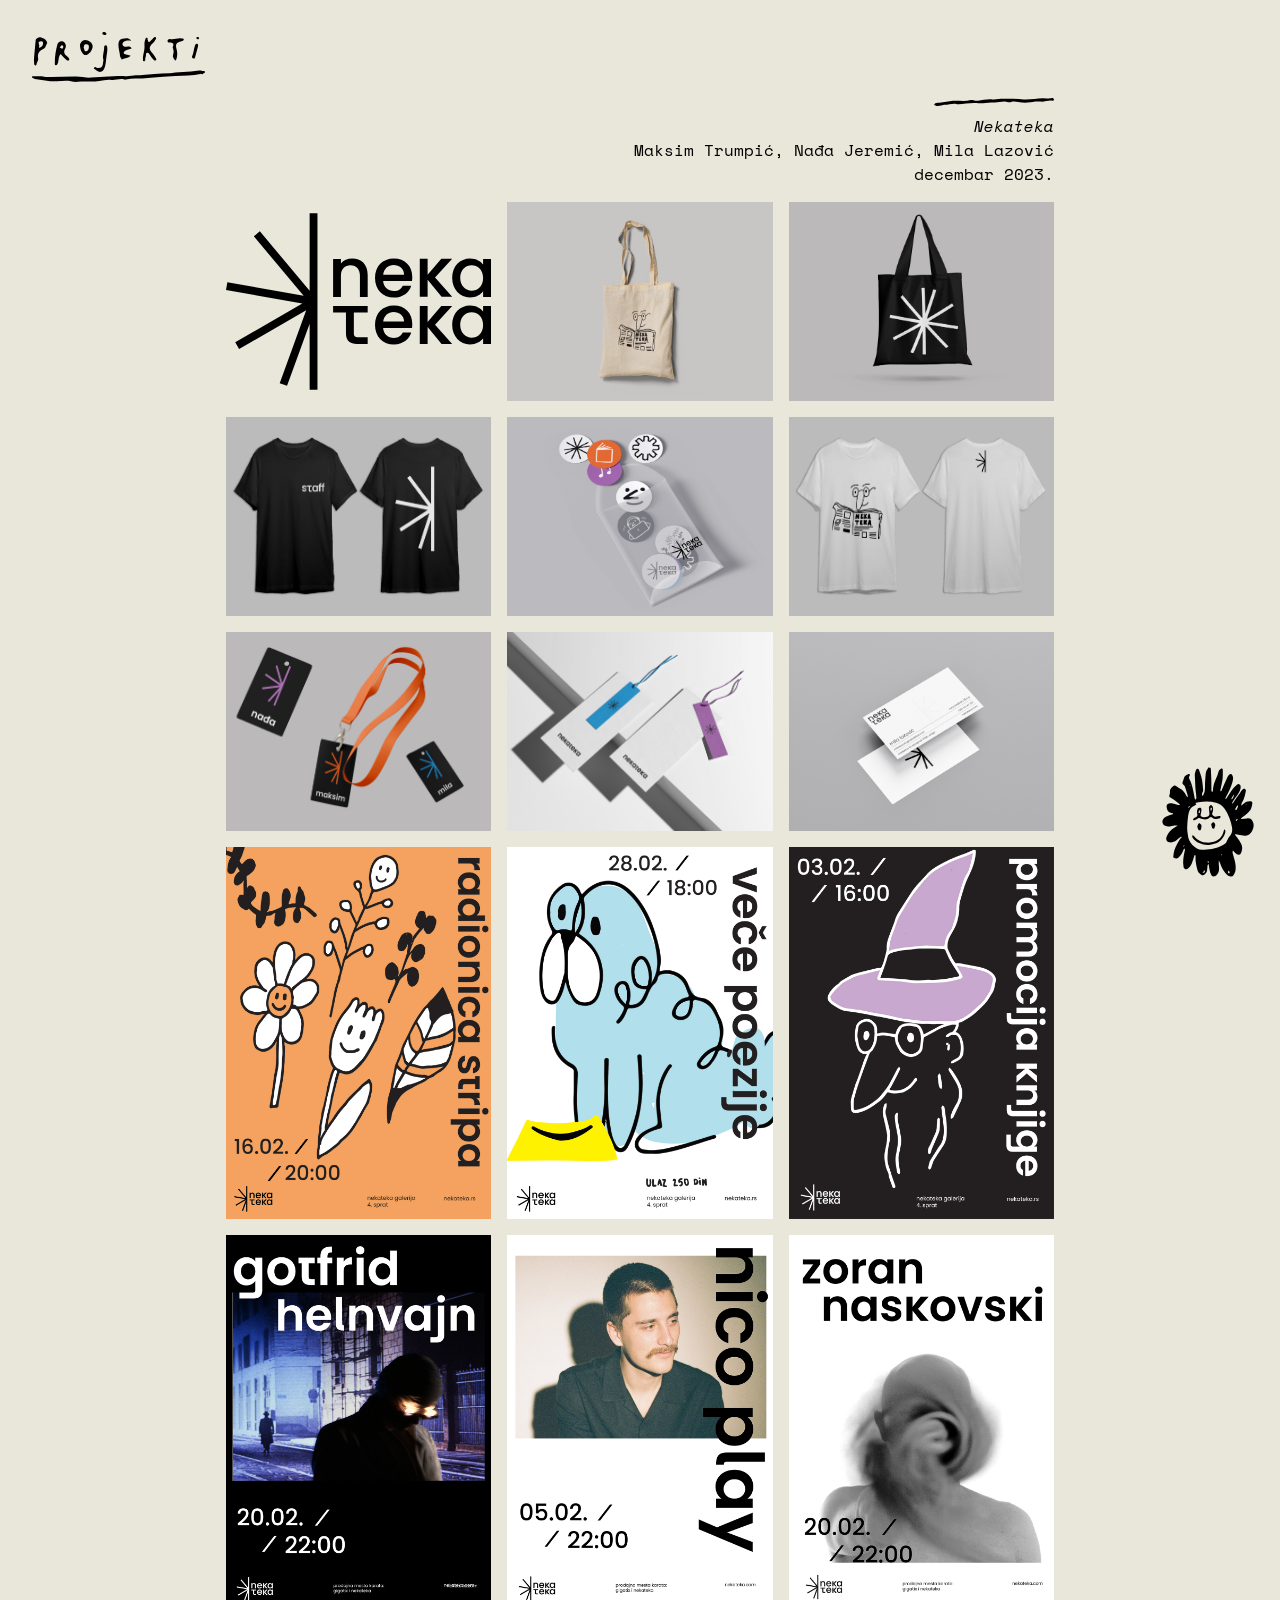
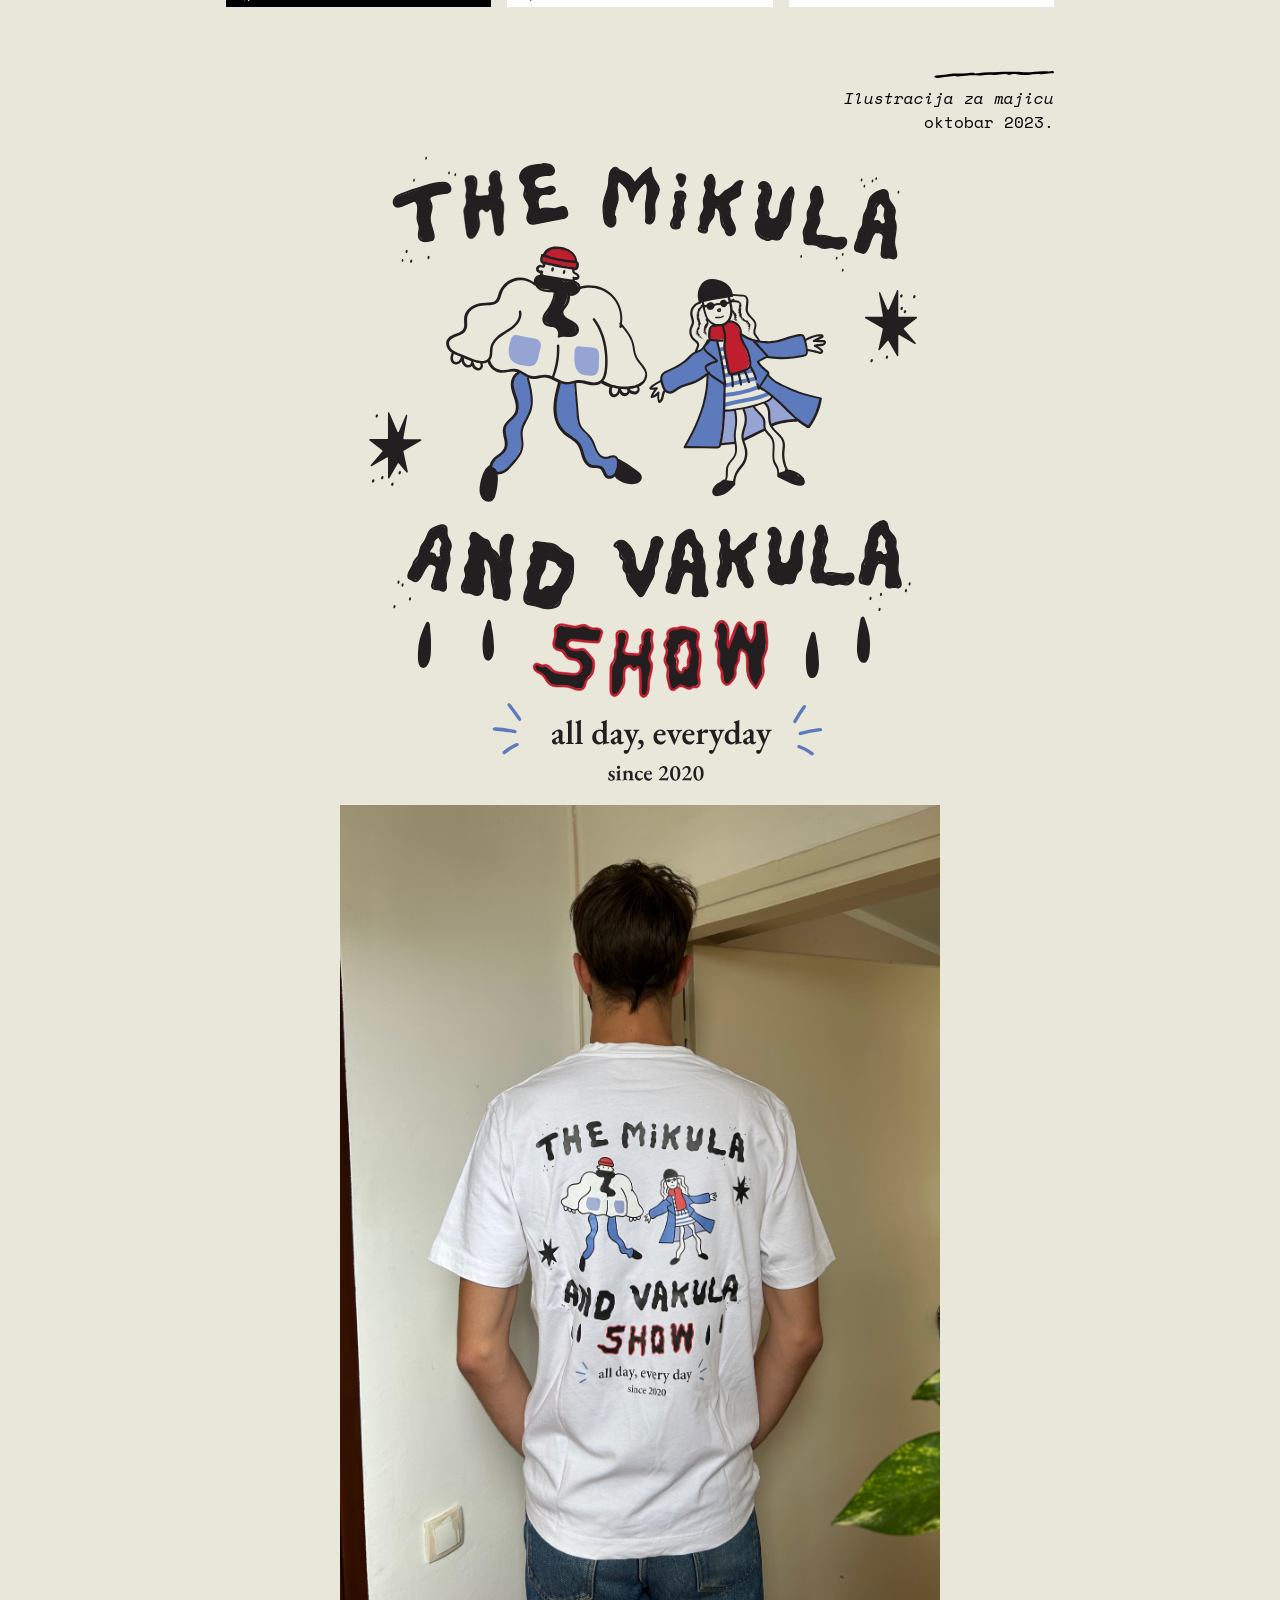
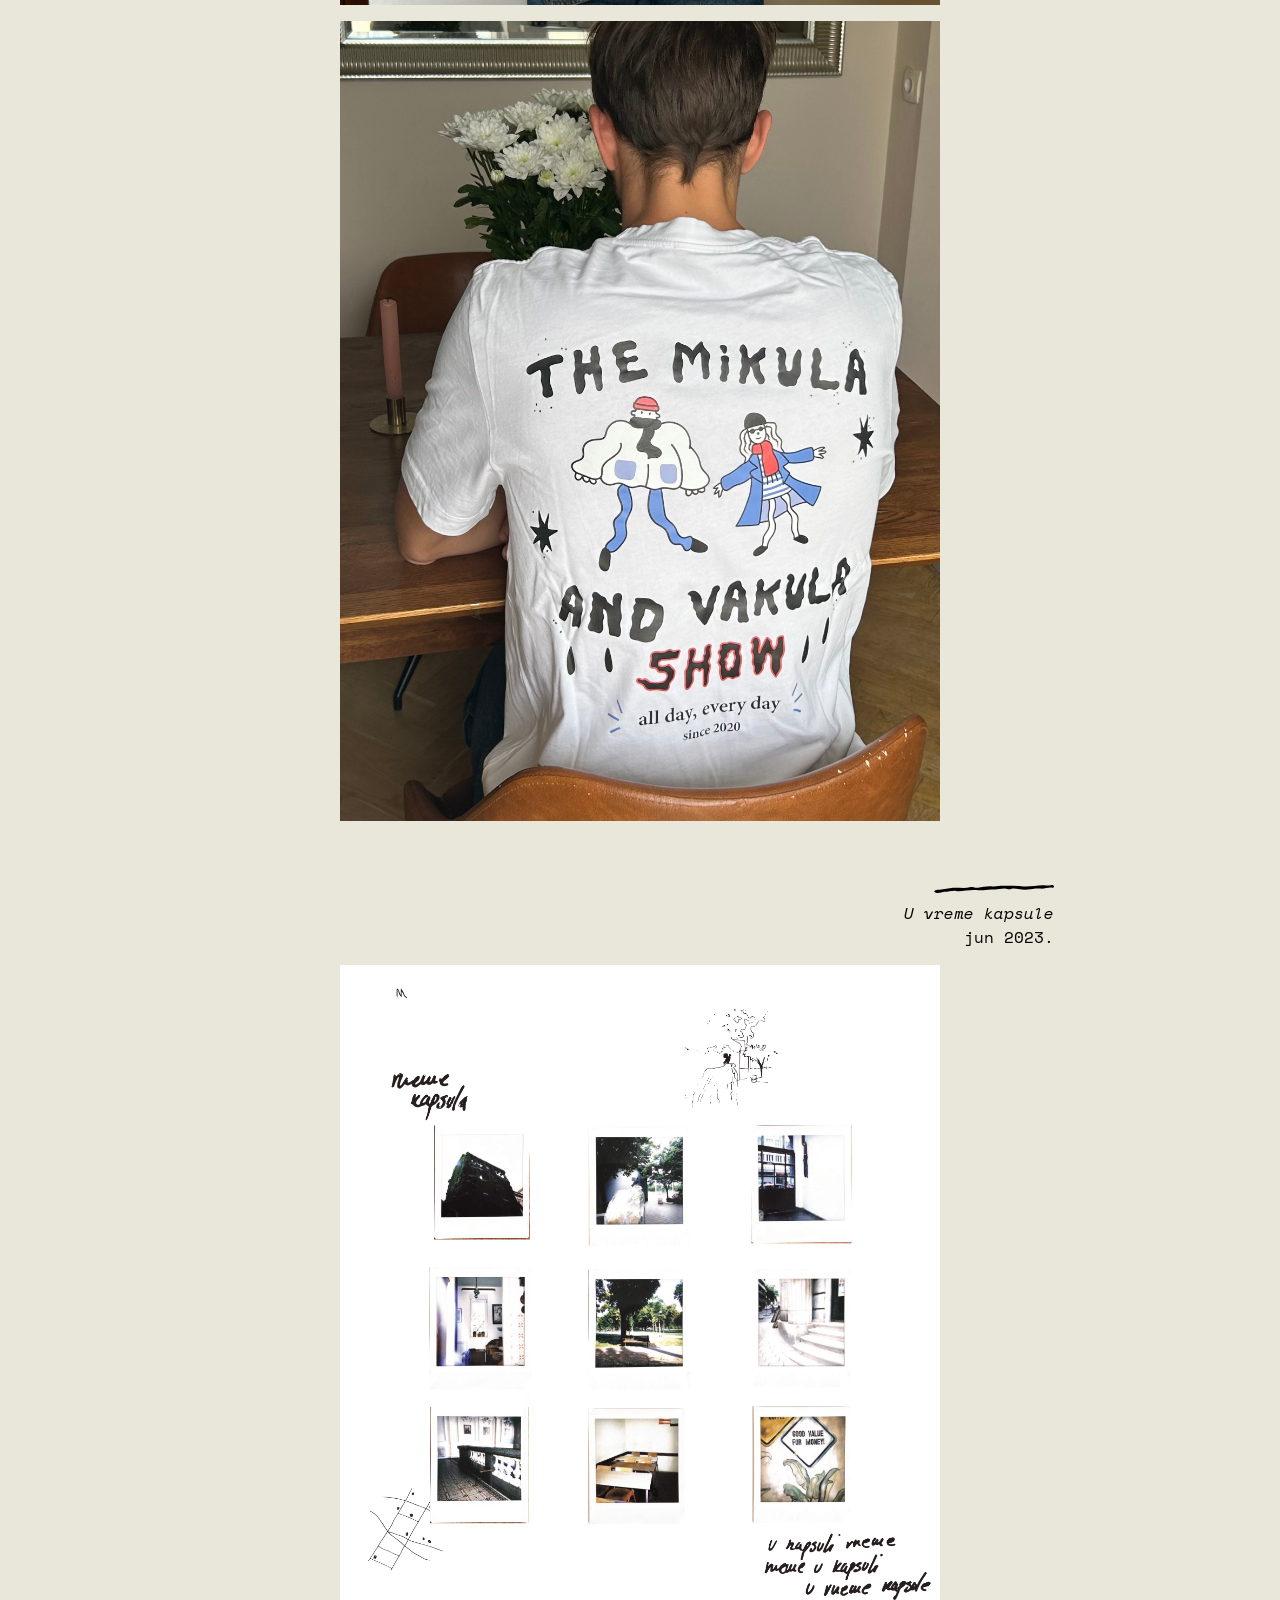
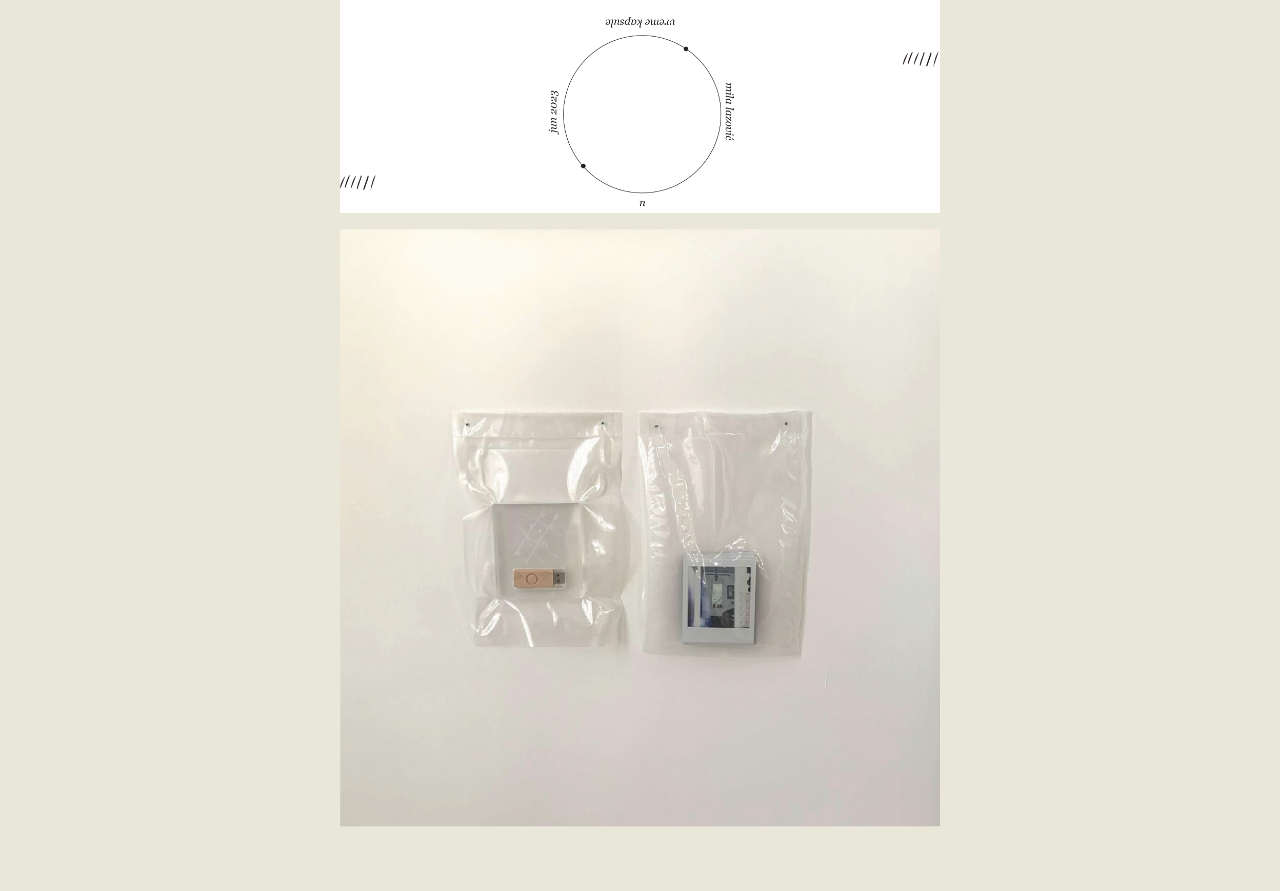
<file: pages/projects.html>
<!DOCTYPE html>
<html lang="en">
  <head>
    <meta charset="UTF-8" />
    <meta name="viewport" content="width=device-width, initial-scale=1.0" />
    <link rel="stylesheet" href="../styles/layout.css" />
    <link rel="stylesheet" href="../styles/projects.css" />
    <title>mila lazović</title>
  </head>
  <body>
    <header>
      <img src="../images/projects_text.svg" alt="" />
    </header>
    <main>
      <section class="project">
        <div class="project-header">
          <img src="../images/line.svg" alt="" class="line" />
          <p class="project-title">Nekateka</p>
          <p>Maksim Trumpić, Nađa Jeremić, Mila Lazović</p>
          <p>decembar 2023.</p>
        </div>
        <div class="project-images">
          <img src="../images/nekateka/nekateka-logo.svg" />
          <img src="../images/nekateka/tote-1.jpg" />
          <img src="../images/nekateka/tote-2.jpg" />
        </div>
        <div class="project-images">
          <img src="../images/nekateka/tshirt1.jpg" />
          <img src="../images/nekateka/Sticker Pack.jpg" />
          <img src="../images/nekateka/tshirt2.jpg" />
        </div>
        <div class="project-images">
          <img src="../images/nekateka/id1.jpg" />
          <img src="../images/nekateka/etiketa1.jpg" />
          <img src="../images/nekateka/viz1.jpg" />
        </div>
        <div class="project-images">
          <img src="../images/nekateka/nekateka_plakat_1.jpg" />
          <img src="../images/nekateka/nekateka_plakat_2.jpg" />
          <img src="../images/nekateka/nekateka_plakat_3.jpg" />
        </div>
        <div class="project-images">
          <img src="../images/nekateka/plakat-1.jpg" />
          <img src="../images/nekateka/plakat-2.jpg" />
          <img src="../images/nekateka/plakat-3.jpg" />
        </div>
      </section>
      <section class="project">
        <div class="project-header">
          <img src="../images/line.svg" alt="" class="line" />
          <p class="project-title">Ilustracija za majicu</p>
          <p>oktobar 2023.</p>
        </div>
        <div class="project-2-container">
          <img src="../images/tshirt-design.svg" class="project-2" />
          <img src="../images/shirt-model-2.jpg" class="project-2" />
          <img src="../images/shirt-model-1.jpg" class="project-2" />
        </div>
      </section>
      <section class="project">
        <div class="project-header">
          <img src="../images/line.svg" alt="" class="line" />
          <p class="project-title">U vreme kapsule</p>
          <p>jun 2023.</p>
        </div>
        <div class="project-2-container">
          <img src="../images/Timecapsule.png" class="project-2" />
          <img src="../images/timecapsule-2.png" class="project-2" />
        </div>
      </section>
    </main>
    <footer>
      <div></div>
      <a href="../index.html">
        <img class="home-flower" src="../images/SVG/home_flower.svg" />
      </a>
    </footer>
  </body>
</html>
</file>
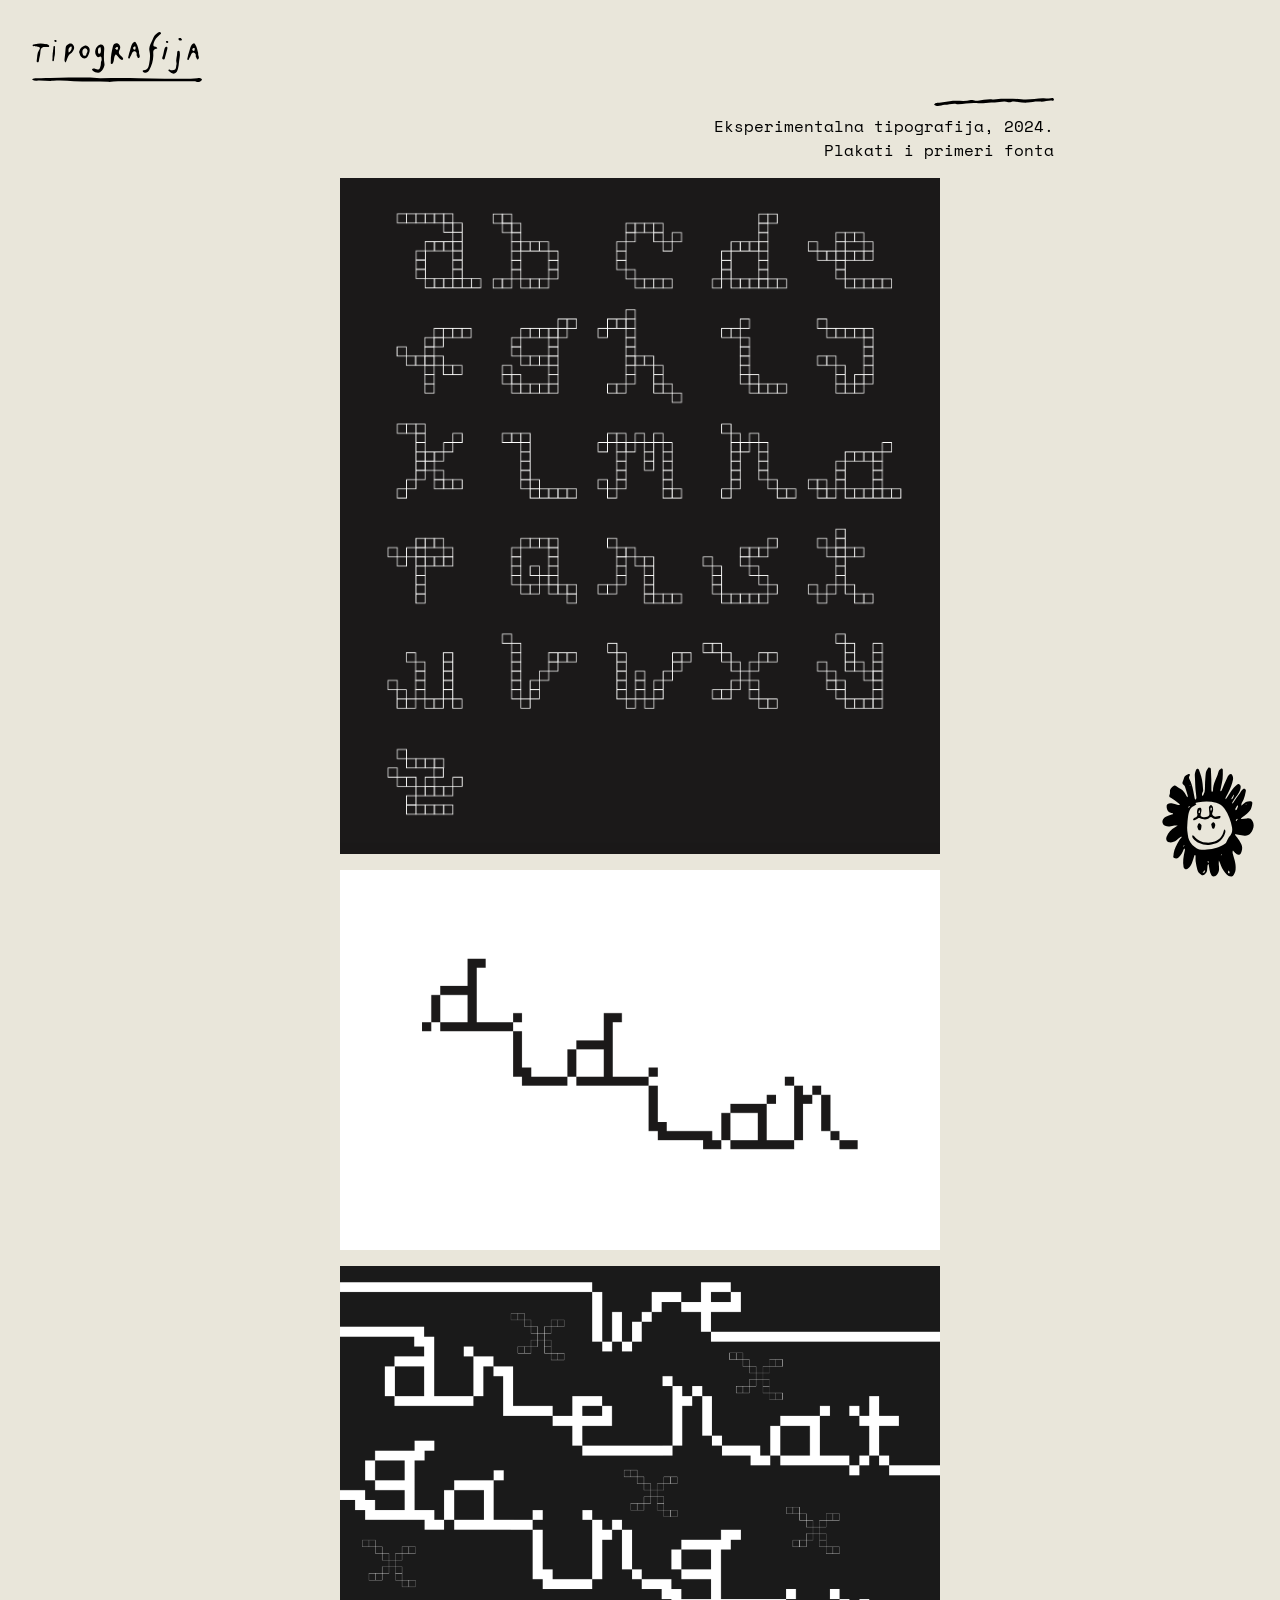
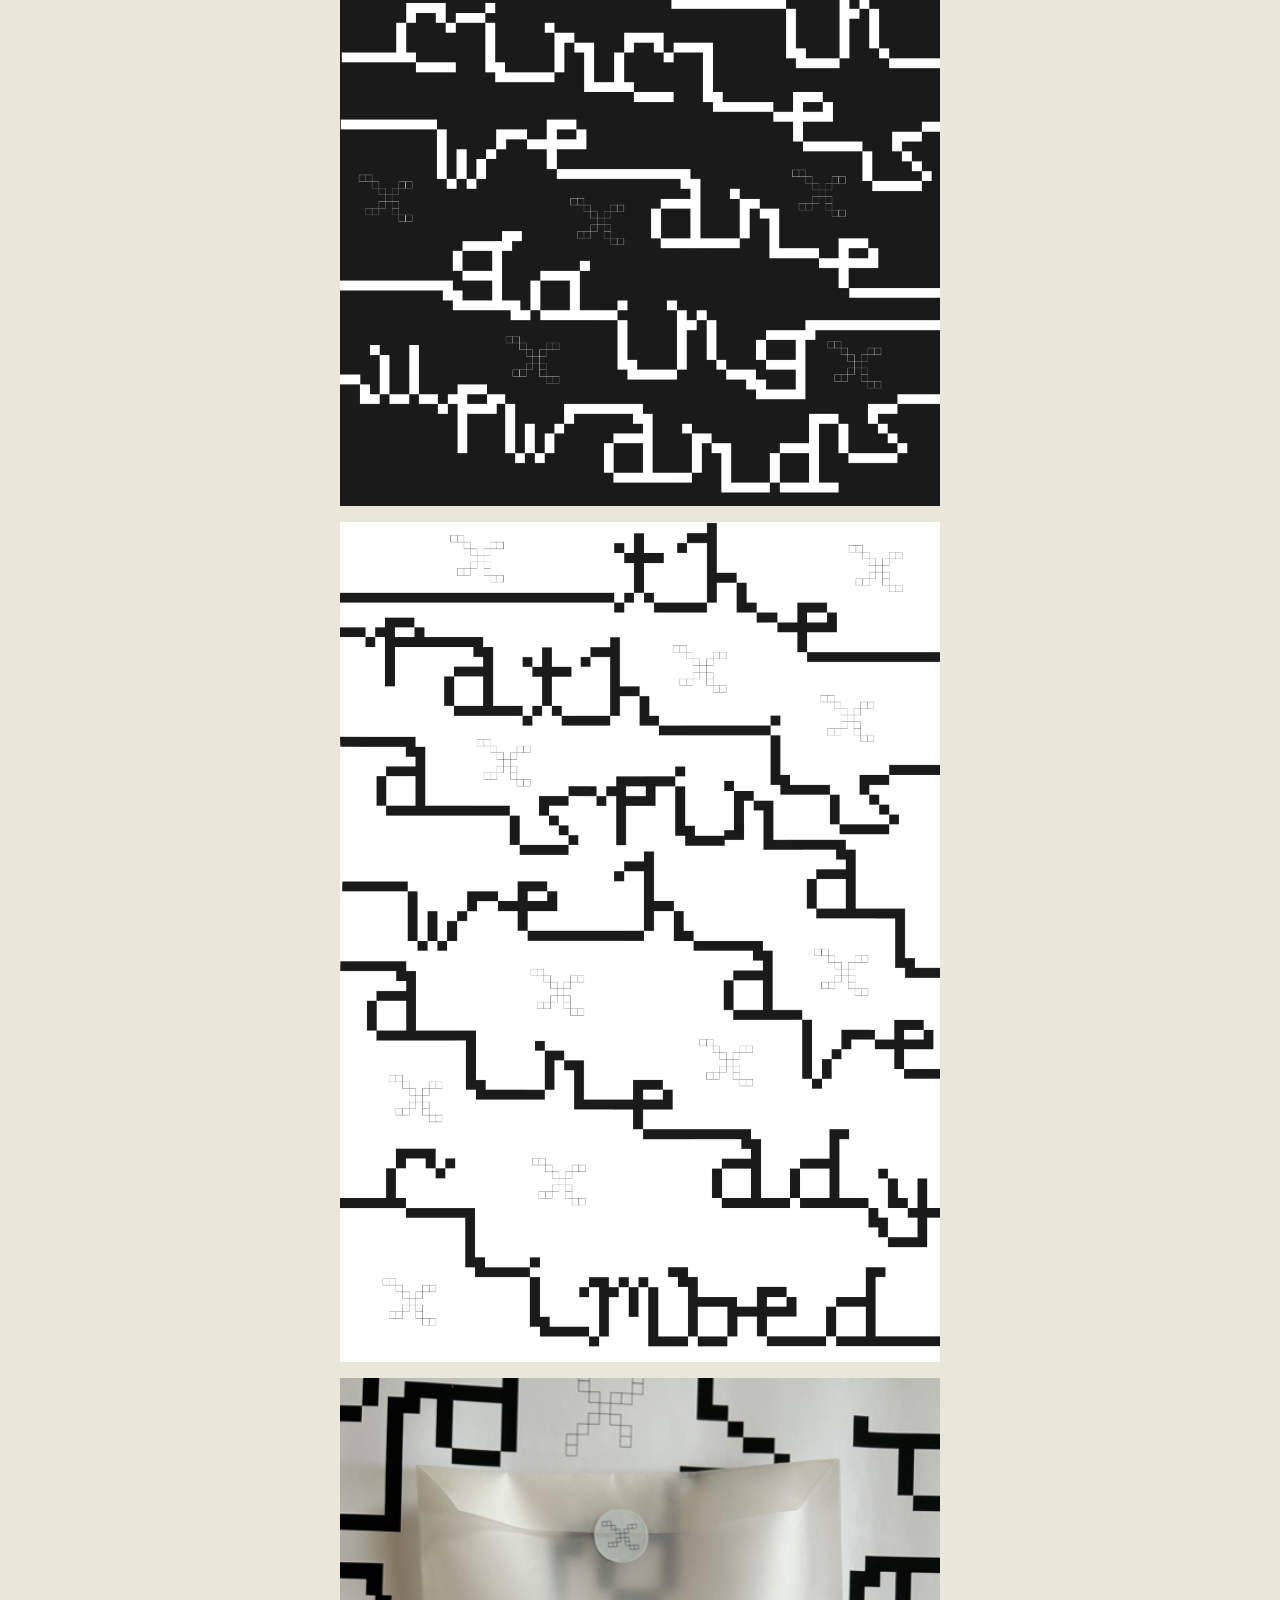
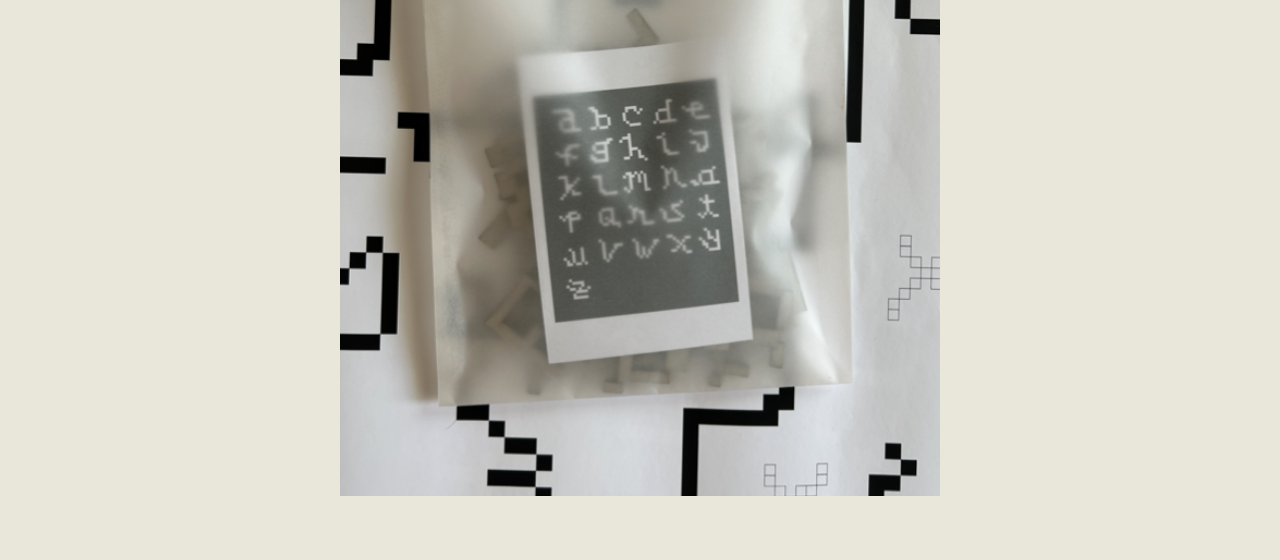
<file: pages/typographs.html>
<!DOCTYPE html>
<html lang="en">
  <head>
    <meta charset="UTF-8" />
    <meta name="viewport" content="width=device-width, initial-scale=1.0" />
    <link rel="stylesheet" href="../styles/layout.css" />
    <link rel="stylesheet" href="../styles/typographs.css" />
    <title>mila lazović</title>
  </head>
  <body>
    <header>
      <img src="../images/typo_text.svg" alt="" />
    </header>
    <main>
      <section>
        <div class="typographs-header">
          <img src="../images/line.svg" alt="" class="line" />
          <p class=".poster-title">Eksperimentalna tipografija, 2024.</p>
          <p>Plakati i primeri fonta</p>
        </div>
        <div class="typographs">
          <img src="../images/typographs/tipo.png" />
        </div>
        <div class="typographs">
          <img src="../images/typographs/tipoforma.png" />
        </div>
        <div class="typographs">
          <img src="../images/typographs/tipoplakat1.png" />
        </div>
        <div class="typographs">
          <img src="../images/typographs/tipoplakat2.png" />
        </div>
        <div class="typographs">
          <img src="../images/typographs/tipopakovanje.png" />
        </div>
      </section>
    </main>
    <footer>
      <a href="../index.html">
        <img class="home-flower" src="../images/SVG/home_flower.svg" />
      </a>
    </footer>
  </body>
</html>
</file>
<file: styles/layout.css>
@import url("https://fonts.googleapis.com/css2?family=Space+Mono:ital,wght@0,400;0,700;1,400;1,700&display=swap");

.space-mono-regular {
  font-family: "Space Mono", monospace;
  font-weight: 400;
  font-style: normal;
}

.space-mono-bold {
  font-family: "Space Mono", monospace;
  font-weight: 700;
  font-style: normal;
}

.space-mono-regular-italic {
  font-family: "Space Mono", monospace;
  font-weight: 400;
  font-style: italic;
}

.space-mono-bold-italic {
  font-family: "Space Mono", monospace;
  font-weight: 700;
  font-style: italic;
}

* {
  margin: 0;
  padding: 0;
  box-sizing: border-box;
  background-color: #e9e6da;

  font-family: "Space Mono", monospace;
  font-weight: 400;
  font-style: normal;
}

html,
body {
  width: 100%;
  height: 100%;
}
body {
  display: flex;
  padding: 1rem;
  flex-direction: column;
}

footer {
  display: flex;
  justify-content: space-between;
  align-items: end;
  padding: 1rem;
}

footer a {
  color: black;
  font-style: italic;
  font-size: large;
}

a {
  text-decoration: none;
}

main {
  display: flex;
  flex: 1;
  flex-direction: column;
  align-items: center;
  padding: 1rem;
  justify-content: center;
}

@media only screen and (min-width: 600px) {
  main {
    padding: 2rem;
  }
}
.row {
  display: flex;
  gap: 3rem;
}

.column {
  display: flex;
  flex-direction: column;
  gap: 3rem;
}

.logo-image {
  height: 8rem;
}

.home-flower {
  height: 8rem;
  position: fixed;
  bottom: 1rem;
  right: 1rem;
  background: transparent;
}

.home-flower:hover {
  transform: rotate(20deg);
  cursor: pointer;
}

.details a {
  color: #eeb334;
}

.details a:hover {
  color: #c09027;
}
</file>
<file: styles/styles.css>
img {
  background-color: transparent;
}

.clickable:hover {
  cursor: pointer;
}

.container {
  align-items: center;
  justify-content: center;
  position: relative;
}

.circle-container {
  background-color: transparent;
  display: flex;
  align-items: center;
  justify-content: center;
}

.circle-container .text {
  height: 2rem;
}

.projects-container {
  display: flex;
  align-items: center;
  gap: 1rem;
  background-color: transparent;
}

@media only screen and (min-width: 600px) {
  .projects-container {
    position: absolute;
    left: -450px;
    top: -180px;
  }
  .films-container {
    position: absolute;
    top: -350px;
  }
  .collages-container {
    position: absolute;
    left: 200px;
    top: -150px;
  }
  .typographs-container {
    position: absolute;
    top: 10px;
    left: -330px;
  }
  .posters-container {
    position: absolute;
    top: -60px;
    left: -120px;
  }
}

.projects-img {
  width: 120px;
}

.projects-img:hover {
  transform: rotate(5deg);
}

.films-container {
  display: flex;
  flex-direction: column;
  align-items: center;
  gap: 1rem;
  background-color: transparent;
}

.films-container .text {
  height: 27px;
}

.films-img {
  width: 200px;
}

.films-img:hover {
  transform: rotate(5deg);
}

.collages-container {
  display: flex;
  align-items: center;
  gap: 1rem;
  background-color: transparent;
  z-index: 10;
}

.collages-img {
  width: 200px;
  background-color: transparent;
}

.collages-img:hover {
  transform: rotate(5deg);
}

.typographs-container {
  display: flex;
  flex-direction: column;
  align-items: center;
  gap: 1rem;
  background-color: transparent;
  z-index: 100;
}

.typographs-container .text {
  height: 40px;
}

.typographs-img {
  width: 130px;
  background-color: transparent;
}

.typographs-img:hover {
  transform: rotate(5deg);
}

.posters-container {
  display: flex;
  align-items: end;
  gap: 2.5rem;
  background-color: transparent;
  z-index: 0;
}

.posters-container .text {
  margin-bottom: 2rem;
}

.posters-img {
  width: 220px;
  background-color: transparent;
}

.posters-img:hover {
  transform: rotate(5deg);
}

.about-link:hover {
  color: #eeb334;
}
</file>
<file: styles/about.css>
.about-me-container {
  position: relative;
  height: 60vh;
}

.about-me {
  height: 100%;
}

p {
  width: 500px;
  padding: 1rem;
  box-sizing: border-box;
  text-align: justify;
}

#bat {
  width: 130px;
  top: 0;
  left: -150px;
  position: absolute;
  background: transparent;
  animation: rotate-bat 2s steps(1) infinite;
  transform-origin: center center;
}

#henry {
  width: 130px;
  position: absolute;
  bottom: 100px;
  right: -170px;
  animation: rotate-henry 2s steps(1) infinite;
  background: transparent;
}

@keyframes rotate-bat {
  0% {
    transform: rotate(0deg);
  }

  50% {
    transform: rotate(30deg);
  }

  100% {
    transform: rotate(0deg);
  }
}

@keyframes rotate-henry {
  0% {
    transform: rotate(0deg);
  }

  50% {
    transform: rotate(-15deg);
  }

  100% {
    transform: rotate(0deg);
  }
}

.socials p {
  padding: 0rem 1rem;
}

.socials a {
  color: #eeb334;
}

.socials a:hover {
  color: #c09027;
}
</file>
<file: styles/collages.css>
header {
  margin-bottom: 50px;
}

header img {
  height: 45px;
  position: fixed;
  left: 2rem;
  top: 2rem;
  background: transparent;
}

.line {
  width: 120px;
  margin-bottom: 0.5rem;
}

main {
  display: flex;
  flex-direction: column;
  gap: 4rem;
}

main section {
  display: flex;
  flex-direction: column;
  align-items: end;
  gap: 1rem;
}

@media screen and (min-width: 600px) {
  main section {
    width: 70%;
  }
}

.row {
  display: flex;
  gap: 1rem;
}

.collages-header {
  display: flex;
  flex-direction: column;
  align-items: end;
}

.collages-title {
  font-style: italic;
}

main section .collages {
  width: 100%;
  display: flex;
  flex-direction: column;
  align-items: center;
  gap: 1rem;
}

.collages > img {
  width: 100%;
  max-width: 500px;
}
</file>
<file: styles/films.css>
header {
  margin-bottom: 50px;
}

header img {
  height: 40px;
  position: fixed;
  left: 2rem;
  top: 2rem;
  background: transparent;
}

body {
  display: flex;
  flex-direction: column;
  align-items: center;
}

main {
  display: flex;
  flex-direction: column;
  align-items: center;
  gap: 4rem;
  width: 70%;
  margin-top: 80px;
}

.movie {
  width: 100%;
  display: flex;
  gap: 4rem;
}

.movie-shots {
  display: flex;
  flex-direction: column;
  gap: 1rem;
}

.details h2 {
  margin-bottom: 3rem;
}

.row {
  display: flex;
  gap: 1rem;
}

.row img {
  width: 280px;
}

.film-title {
  font-style: italic;
}
</file>
<file: styles/posters.css>
header {
  margin-bottom: 50px;
}

header img {
  height: 45px;
  position: fixed;
  left: 2rem;
  top: 2rem;
  background: transparent;
}

.line {
  width: 120px;
  margin-bottom: 0.5rem;
}

main {
  display: flex;
  flex-direction: column;
  gap: 4rem;
}

main section {
  display: flex;
  flex-direction: column;
  align-items: end;
  gap: 1rem;
}

@media screen and (min-width: 600px) {
  main section {
    width: 70%;
  }
}

.row {
  display: flex;
  gap: 1rem;
}

.poster-header {
  display: flex;
  flex-direction: column;
  align-items: end;
}

.poster-title {
  font-style: italic;
}

main section .poster {
  align-self: center;
  width: 100%;
  display: flex;
  flex-direction: column;
  align-items: center;
  gap: 1rem;
}

main section .poster {
  max-width: 500px;
}

main section .poster > img {
  max-width: 100%;
}
</file>
<file: styles/projects.css>
header {
  margin-bottom: 50px;
}

header img {
  height: 50px;
  position: fixed;
  left: 2rem;
  top: 2rem;
  background: transparent;
}

.line {
  width: 120px;
  margin-bottom: 0.5rem;
}

main {
  display: flex;
  flex-direction: column;
  gap: 4rem;
}

main .project {
  display: flex;
  flex-direction: column;
  align-items: end;
  gap: 1rem;
}

@media screen and (min-width: 600px) {
  main .project {
    width: 70%;
  }
}

.project-images {
  display: flex;
  flex-wrap: nowrap;
  gap: 1rem;
  width: 100%;
  box-sizing: border-box;
}

.project-images > img {
  object-fit: fill;
  flex: 1 1 30%;
  box-sizing: border-box;
  width: 25%;
}

.project-header {
  display: flex;
  flex-direction: column;
  align-items: end;
}

.project-title {
  font-style: italic;
}

.project-2-container {
  display: flex;
  flex-direction: column;
  gap: 1rem;
  align-items: center;
}

main .project-2 {
  max-width: min(100%, 600px);
}
</file>
<file: styles/typographs.css>
header {
  margin-bottom: 50px;
}

header img {
  height: 50px;
  position: fixed;
  left: 2rem;
  top: 2rem;
  background: transparent;
}

.line {
  width: 120px;
  margin-bottom: 0.5rem;
}

main {
  display: flex;
  flex-direction: column;
  gap: 4rem;
}

main section {
  display: flex;
  flex-direction: column;
  align-items: center;
  gap: 1rem;
}

@media screen and (min-width: 600px) {
  main section {
    width: 70%;
  }
}

main img {
  max-width: 600px;
  width: 100%;
}

.row {
  display: flex;
  gap: 1rem;
  justify-content: center;
}

.typographs-header {
  display: flex;
  flex-direction: column;
  align-items: end;
  align-self: self-end;
}

.typographs-title {
  font-style: italic;
}

main section .typographs {
  width: 100%;
  display: flex;
  flex-direction: column;
  align-items: center;
  gap: 1rem;
}
</file>
